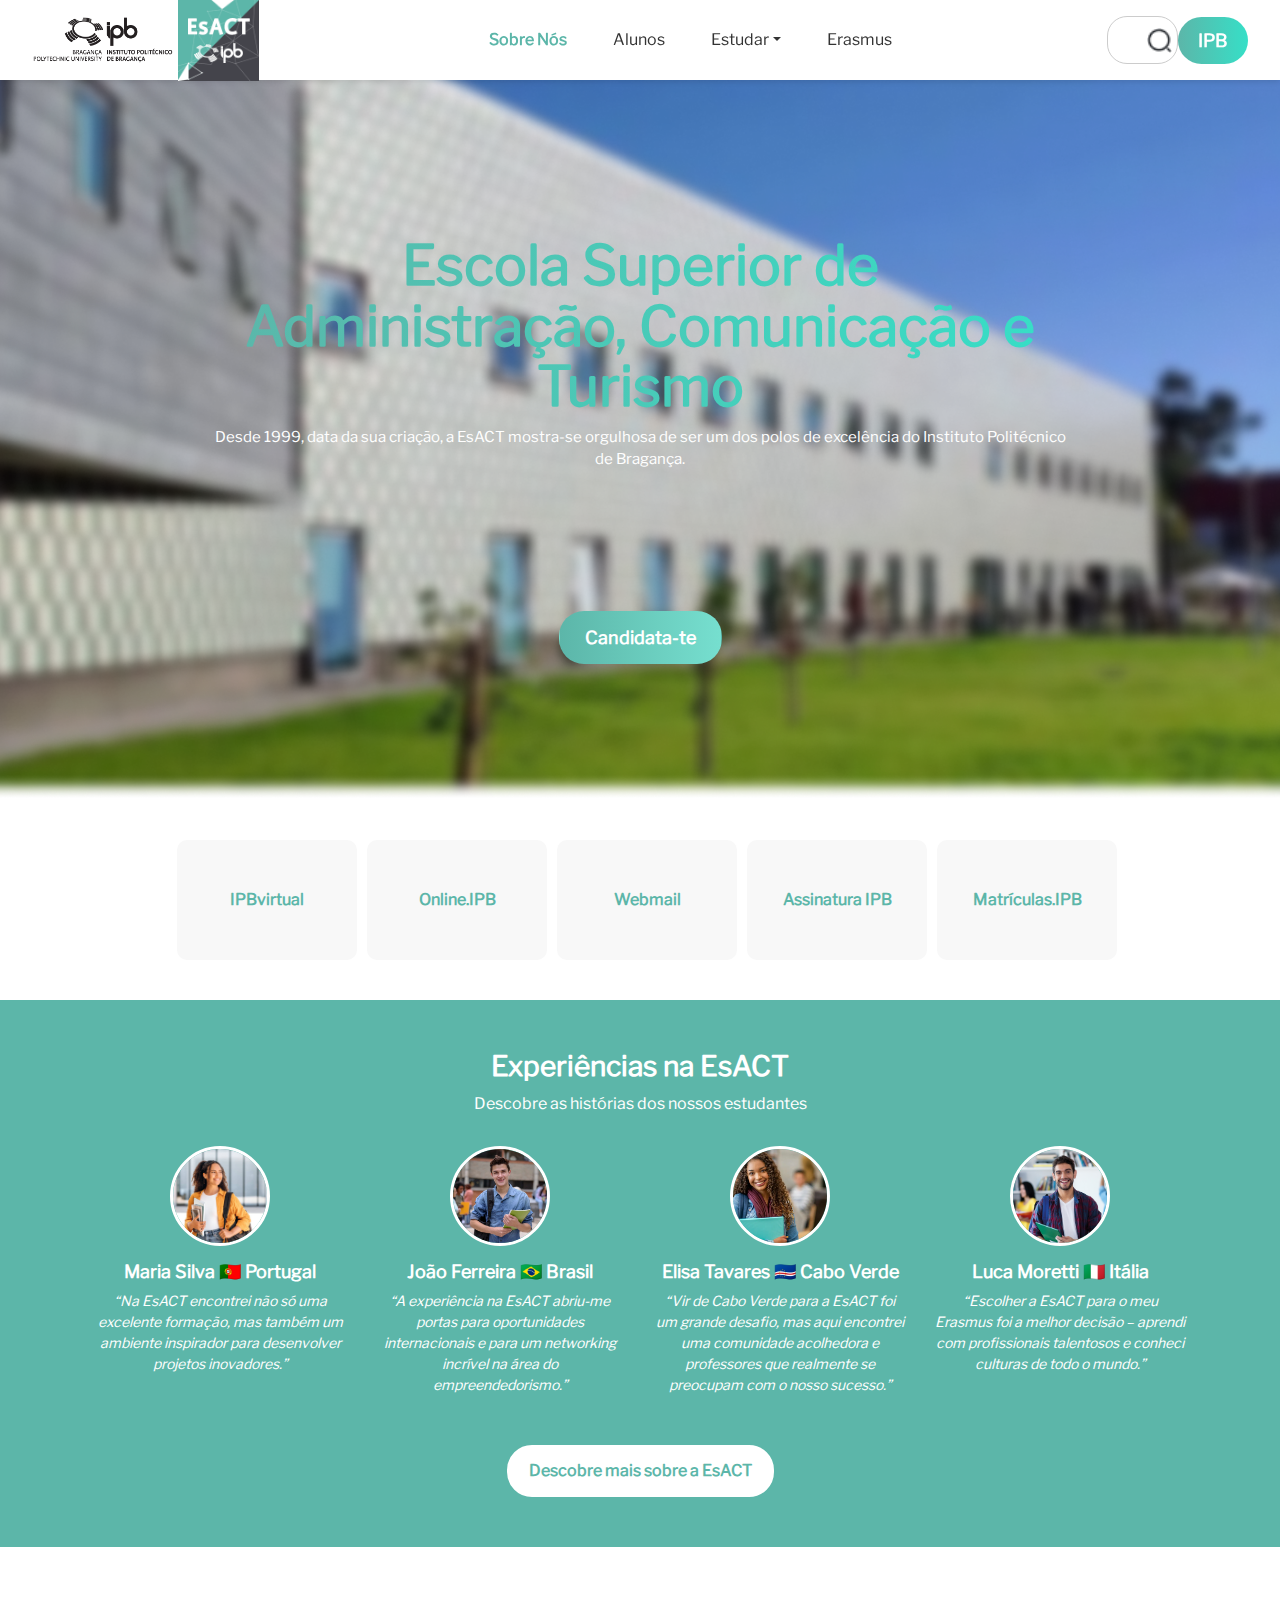
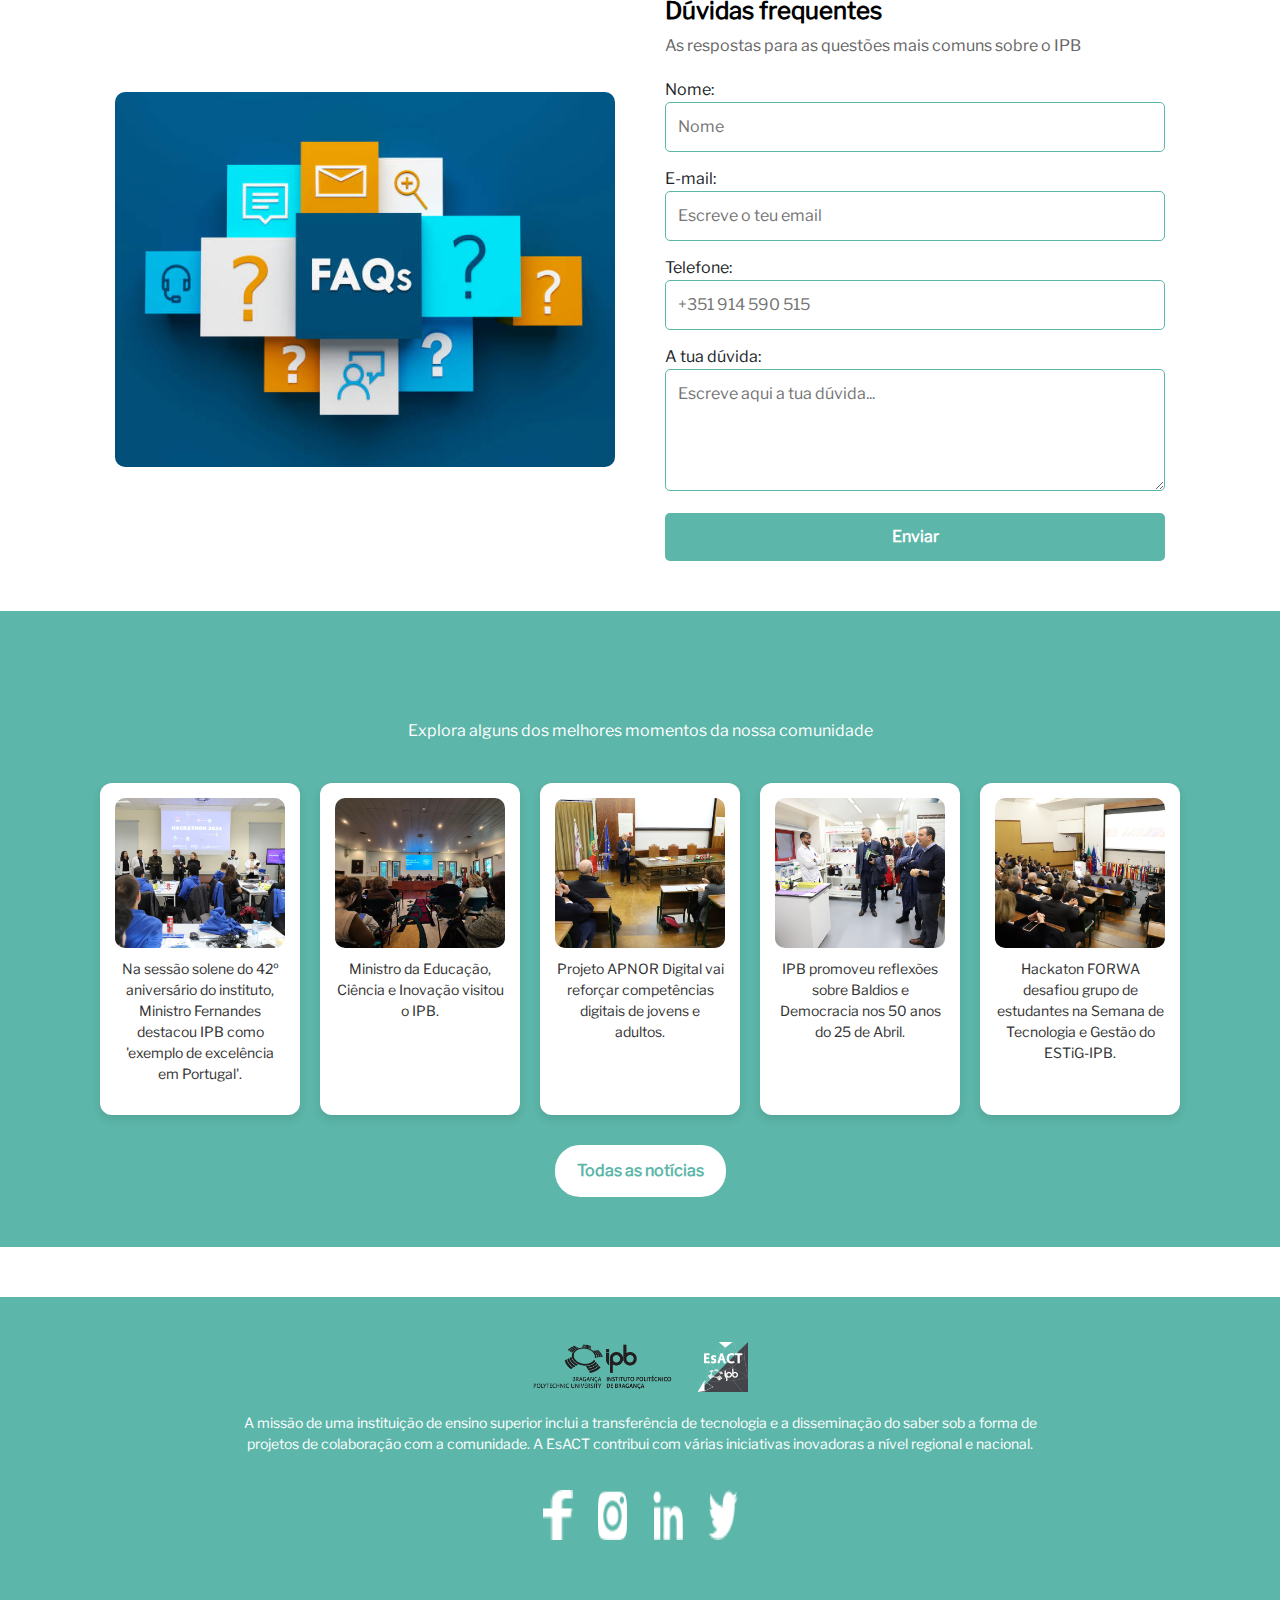
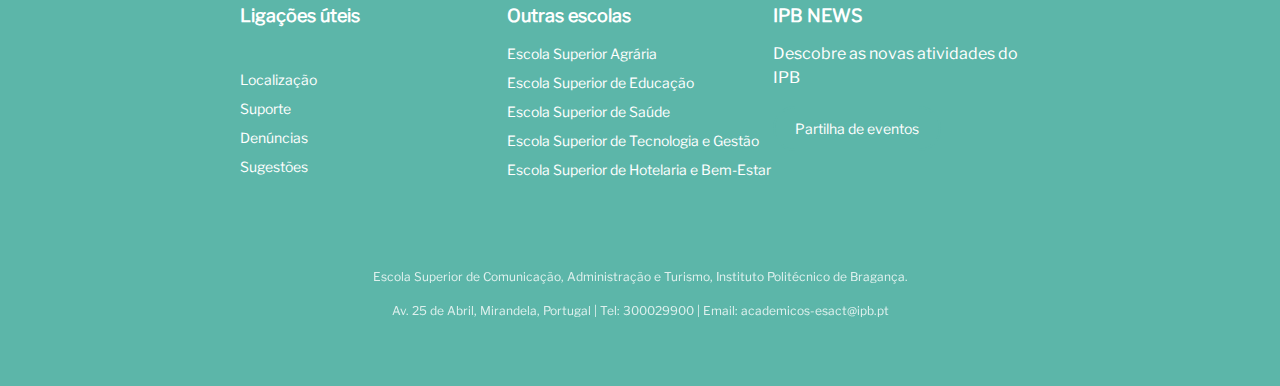
<file: index.html>
<!DOCTYPE html>
<html lang="pt">
<head>
    <meta charset="UTF-8">
    <meta name="viewport" content="width=device-width, initial-scale=1.0">
    <title>EsACT - Header</title>
    <link rel="stylesheet" href="https://cdn.jsdelivr.net/npm/bootstrap@5.3.0/dist/css/bootstrap.min.css">
    <script src="https://code.jquery.com/jquery-3.6.0.min.js"></script>
    <script src="https://cdn.jsdelivr.net/npm/bootstrap@5.3.0/dist/js/bootstrap.bundle.min.js"></script>
    <style>
        /* Mantém o header fixo no topo */
        .navbar {
            background-color: white;
            box-shadow: 0 2px 5px rgba(0, 0, 0, 0.1);
            position: fixed;
            width: 100%;
            top: 0;
            left: 0;
            z-index: 1000;
            padding: 10px 30px;
        }
        
        /* Estilização dos botões de navegação */
        .nav-link {
            font-size: 16px;
            color: #333;
            margin: 0 15px;
            font-weight: normal; /* Deixa os botões em Regular (exceto Sobre Nós) */
        }
        
        /* Cor do botão "Sobre Nós" */
        .nav-item:first-child .nav-link {
            color: #5CB6A9 !important; /* Verde personalizado apenas para Sobre Nós */
            font-weight: bold; /* Apenas este botão em negrito */
        }
        
        /* Estilo do botão IPB com gradiente */
        .ipb-button {
            background: linear-gradient(90deg, #5CB6A9, #36DFC7);
            color: white;
            border-radius: 25px;
            padding: 10px 20px;
            font-weight: bold;
            font-size: 18px;
            border: none;
        }
        
        /* Ajuste do logo da EsACT */
        .navbar-brand img:last-child { /* Assume que o último logo é o da EsACT */
            height: 81px; /* Ajusta a altura para "scale to fit" no header */
            width: auto;
        }
    </style>
</head>
<!-- Link do CSS -->
<link rel="stylesheet" href="css/style.css">

<body>
    
    <!-- Navbar -->
    <nav class="navbar navbar-expand-lg">
        <div class="container-fluid">
            <!-- Logos -->
            <a class="navbar-brand" href="index.html">
                <img src="img/ipb logo.png" alt="IPB Logo">
                <img src="img/esact logo.png" alt="EsACT Logo">
            </a>
            
            <!-- Botão Navbar para Mobile -->
            <button class="navbar-toggler" type="button" data-bs-toggle="collapse" data-bs-target="#navbarNav">
                <span class="navbar-toggler-icon"></span>
            </button>
            
            <!-- Links de Navegação -->
            <div class="collapse navbar-collapse" id="navbarNav">
                <ul class="navbar-nav mx-auto">
                    <li class="nav-item"><a class="nav-link" href="Sobre nós.html">Sobre Nós</a></li>
                    <li class="nav-item"><a class="nav-link" href="https://webdocs.ipb.pt/portal/download?docId=12853">Alunos</a></li>
                    <li class="nav-item dropdown">
                        <a class="nav-link dropdown-toggle" href="#" id="estudarDropdown" role="button" data-bs-toggle="dropdown">Estudar</a>
                        <ul class="dropdown-menu">
                            <li><a class="dropdown-item" href="Licenciaturas.html">Licenciaturas</a></li>
                            <li><a class="dropdown-item" href="Ctesp.html">CTeSP</a></li>
                            <li><a class="dropdown-item" href="mestrados.html">Mestrados</a></li>
                        </ul>
                    </li>
                    <li class="nav-item"><a class="nav-link" href="https://ipb.pt/pt/internacionalizar/erasmus">Erasmus</a></li>
                </ul>
            </div>
            
            <!-- Pesquisa + Botão IPB -->
            <div class="d-flex align-items-center">
                <div class="search-box d-flex">
                    <input type="text" class="form-control" placeholder="Pesquisar...">
                    <img src="img/pesquisar botão.png" alt="Pesquisar" id="search-btn" class="search-icon">
                </div>
                <a href="https://www.ipb.pt" class="ipb-button" target="_blank">IPB</a>

                
            </div>
        </div>
    </nav>
    <header class="hero-section">
        <div class="overlay"></div> <!-- Efeito Blur -->
        <div class="hero-content">
            <h1>Escola Superior de Administração, Comunicação e Turismo</h1>
            <p>Desde 1999, data da sua criação, a EsACT mostra-se orgulhosa de ser um dos polos de excelência do Instituto Politécnico de Bragança.</p>
            <a href="https://candidaturas.ipb.pt/#login:" class="btn candidatar-btn">Candidata-te</a>
        </div>
    </header>
    <section class="quick-links">
        <div class="container">
            <div class="row">
                <div class="col-md-2 offset-md-1">
                    <a href="https://virtual.ipb.pt/portal/site/!gateway/tool/!gateway-110" class="quick-link-box">IPBvirtual</a>
                </div>
                <div class="col-md-2">
                    <a href="https://online.ipb.pt" class="quick-link-box">Online.IPB</a>
                </div>
                <div class="col-md-2">
                    <a href="https://webmail.ipb.pt" class="quick-link-box">Webmail</a>
                </div>
                <div class="col-md-2">
                    <a href="https://assinatura.ipb.pt" class="quick-link-box">Assinatura IPB</a>
                </div>
                <div class="col-md-2">
                    <a href="https://matriculas.ipb.pt" class="quick-link-box">Matrículas.IPB</a>
                </div>
            </div>
        </div>
    </section>
    <!-- Seção de Experiências na EsACT -->
<section class="experiencias-section">
    <h2>Experiências na EsACT</h2>
    <p>Descobre as histórias dos nossos estudantes</p>

    <div class="testemunhos">
        <div class="testemunho">
            <img src="img/testemunho1.jpg" alt="Maria Silva">
            <h4>Maria Silva <span>🇵🇹 Portugal</span></h4>
            <p><em>“Na EsACT encontrei não só uma excelente formação, mas também um ambiente inspirador para desenvolver projetos inovadores.”</em></p>
        </div>

        <div class="testemunho">
            <img src="img/testemunho2.jpeg" alt="João Ferreira">
            <h4>João Ferreira <span>🇧🇷 Brasil</span></h4>
            <p><em>“A experiência na EsACT abriu-me portas para oportunidades internacionais e para um networking incrível na área do empreendedorismo.”</em></p>
        </div>

        <div class="testemunho">
            <img src="img/testemunho3.webp" alt="Elisa Tavares">
            <h4>Elisa Tavares <span>🇨🇻 Cabo Verde</span></h4>
            <p><em>“Vir de Cabo Verde para a EsACT foi um grande desafio, mas aqui encontrei uma comunidade acolhedora e professores que realmente se preocupam com o nosso sucesso.”</em></p>
        </div>

        <div class="testemunho">
            <img src="img/testemunho4.jpeg" alt="Luca Moretti">
            <h4>Luca Moretti <span>🇮🇹 Itália</span></h4>
            <p><em>“Escolher a EsACT para o meu Erasmus foi a melhor decisão – aprendi com profissionais talentosos e conheci culturas de todo o mundo.”</em></p>
        </div>
    </div>

    <a href="https://www.youtube.com/@esact-ipb" class="botao-esact" target="_blank">Descobre mais sobre a EsACT</a>
</section>
<!-- Secção de FAQs -->
<section class="faq-section">
    <div class="faq-container">
        <!-- Imagem de FAQ -->
        <div class="faq-image">
            <img src="img/faqs.jpg" alt="FAQs">
        </div>

        <!-- Formulário de Dúvidas -->
        <div class="faq-content">
            <h2>Dúvidas frequentes</h2>
            <p>As respostas para as questões mais comuns sobre o IPB</p>

            <form>
                <label for="nome">Nome:</label>
                <input type="text" id="nome" name="nome" placeholder="Nome" required>

                <label for="email">E-mail:</label>
                <input type="email" id="email" name="email" placeholder="Escreve o teu email" required>

                <label for="telefone">Telefone:</label>
                <input type="tel" id="telefone" name="telefone" placeholder="+351 914 590 515" required>

                <label for="mensagem">A tua dúvida:</label>
                <textarea id="mensagem" name="mensagem" rows="4" placeholder="Escreve aqui a tua dúvida..." required></textarea>

                <button type="submit">Enviar</button>
            </form>
        </div>
    </div>
</section>

<!-- Seção de Notícias -->
<section class="noticias-section">
    <div class="container">
        <h2 class="section-title">A vida na EsACT</h2>
        <p class="section-subtitle">Explora alguns dos melhores momentos da nossa comunidade</p>
        
        <div class="noticias-container">
            <!-- Notícia 1 -->
            <div class="noticia">
                <div class="noticia-img">
                    <img src="img/noticia1.jpg" alt="Notícia 1">
                </div>
                <p>Na sessão solene do 42º aniversário do instituto, Ministro Fernandes destacou IPB como 'exemplo de excelência em Portugal'.</p>
            </div>

            <!-- Notícia 2 -->
            <div class="noticia">
                <div class="noticia-img">
                    <img src="img/noticia2.jpg" alt="Notícia 2">
                </div>
                <p>Ministro da Educação, Ciência e Inovação visitou o IPB.</p>
            </div>

            <!-- Notícia 3 -->
            <div class="noticia">
                <div class="noticia-img">
                    <img src="img/noticia3.jpg" alt="Notícia 3">
                </div>
                <p>Projeto APNOR Digital vai reforçar competências digitais de jovens e adultos.</p>
            </div>

            <!-- Notícia 4 -->
            <div class="noticia">
                <div class="noticia-img">
                    <img src="img/noticia4.jpg" alt="Notícia 4">
                </div>
                <p>IPB promoveu reflexões sobre Baldios e Democracia nos 50 anos do 25 de Abril.</p>
            </div>

            <!-- Notícia 5 -->
            <div class="noticia">
                <div class="noticia-img">
                    <img src="img/noticia5.jpg" alt="Notícia 5">
                </div>
                <p>Hackaton FORWA desafiou grupo de estudantes na Semana de Tecnologia e Gestão do ESTiG-IPB.</p>
            </div>
        </div>

        <!-- Botão "Todas as Notícias" -->
        <div class="noticias-btn-container">
            <a href="https://ipb.pt/pt/noticias" target="_blank" class="btn-noticias">Todas as notícias</a>
        </div>
    </div>
</section>

    
    <script>
        $(document).ready(function() {
            // Animação do campo de pesquisa ao clicar no ícone
            $('#search-btn').click(function() {
                $('.search-box').toggleClass('active');
            });
        });
    </script>

<footer class="footer">
    <div class="footer-container">
        <!-- Primeira Parte: Logos e Descrição -->
        <div class="footer-top">
            <div class="footer-logos">
                <img src="img/ipb logo.png" alt="IPB Logo">
                <img src="img/esact logo.png" alt="EsACT Logo">
            </div>
            <p class="footer-description">
                A missão de uma instituição de ensino superior inclui a transferência de tecnologia e a disseminação do saber 
                sob a forma de projetos de colaboração com a comunidade. A EsACT contribui com várias iniciativas inovadoras a nível regional e nacional.
            </p>
            <div class="social-icons">
                <a href="https://www.facebook.com/esactipb" target="_blank">
                    <img src="img/facebook.png" alt="Facebook">
                </a>
                <a href="https://www.instagram.com/esactipb" target="_blank">
                    <img src="img/instagram.png" alt="Instagram">
                </a>
                <a href="https://www.linkedin.com/school/ipb-pt/" target="_blank">
                    <img src="img/linkedin.png" alt="LinkedIn">
                </a>
                <a href="https://twitter.com/ipb_pt" target="_blank">
                    <img src="img/twitter.png" alt="Twitter">
                </a>
            </div>
            
        </div>

        <!-- Segunda Parte: Links Importantes -->
        <div class="footer-links">
            <div class="footer-column">
                <h4>Ligações úteis</h4>
                <ul>
                    <li class="nav-item dropdown">
                        <a class="nav-link dropdown-toggle" href="#" id="contactosDropdown" role="button" data-bs-toggle="dropdown">
                            Contactos
                        </a>
                        <ul class="dropdown-menu">
                            <li>
                                <a class="dropdown-item" href="tel:+35130029900">
                                    +351 300 299 00
                                </a>
                            </li>
                            <li>
                                <a class="dropdown-item" href="mailto:academicos-esact@ipb.pt">
                                    academicos-esact@ipb.pt
                                </a>
                            </li>
                        </ul>
                    </li>
                    
                    <li><a href="https://www.google.com/maps/place/Escola+Superior+de+Comunica%C3%A7%C3%A3o,+Administra%C3%A7%C3%A3o+e+Turismo+-+Instituto+Polit%C3%A9cnico+de+Bragan%C3%A7a/@41.478017,-7.177743,17z/data=!3m1!4b1!4m6!3m5!1s0xd3b0932c41f4ab1:0x2b59d90dc8eb4b3a!8m2!3d41.478017!4d-7.177743!16s%2Fg%2F1tfty7j5?entry=ttu&g_ep=EgoyMDI1MDEyOS4xIKXMDSoASAFQAw%3D%3D">Localização</a></li>
                    <li><a href="https://suporte.ipb.pt/">Suporte</a></li>
                    <li><a href="https://denuncia.ipb.pt/#/">Denúncias</a></li>
                    <li><a href="https://inqueritos.ipb.pt/?r=survey/index/sid/261498/lang/pt">Sugestões</a></li>
                </ul>
            </div>

            <!-- Terceira Parte: Outras Escolas -->
            <div class="footer-column">
                <h4>Outras escolas</h4>
                <ul>
                    <li><a href="https://esa.ipb.pt/">Escola Superior Agrária</a></li>
                    <li><a href="https://www.ese.ipb.pt/">Escola Superior de Educação</a></li>
                    <li><a href="https://essa.ipb.pt/">Escola Superior de Saúde</a></li>
                    <li><a href="https://www.estig.ipb.pt/">Escola Superior de Tecnologia e Gestão</a></li>
                    <li><a href="https://ehb.ipb.pt/">Escola Superior de Hotelaria e Bem-Estar</a></li>
                </ul>
            </div>

            <!-- Quarta Parte: IPB News -->
            <div class="footer-column">
                <h4>IPB NEWS</h4>
                <p>Descobre as novas atividades do IPB</p>
                <a href="https://ipbnews.ipb.pt/submissao/index.php?r=user-management%2Fauth%2Flogin" class="news-btn">Partilha de eventos</a>
            </div>
        </div>

        <!-- Copyright -->
        <div class="footer-bottom">
            <p>Escola Superior de Comunicação, Administração e Turismo, Instituto Politécnico de Bragança.</p>
            <p>Av. 25 de Abril, Mirandela, Portugal | Tel: 300029900 | Email: academicos-esact@ipb.pt</p>
        </div>
    </div>
</footer>
    
</body>
</html>
</file>
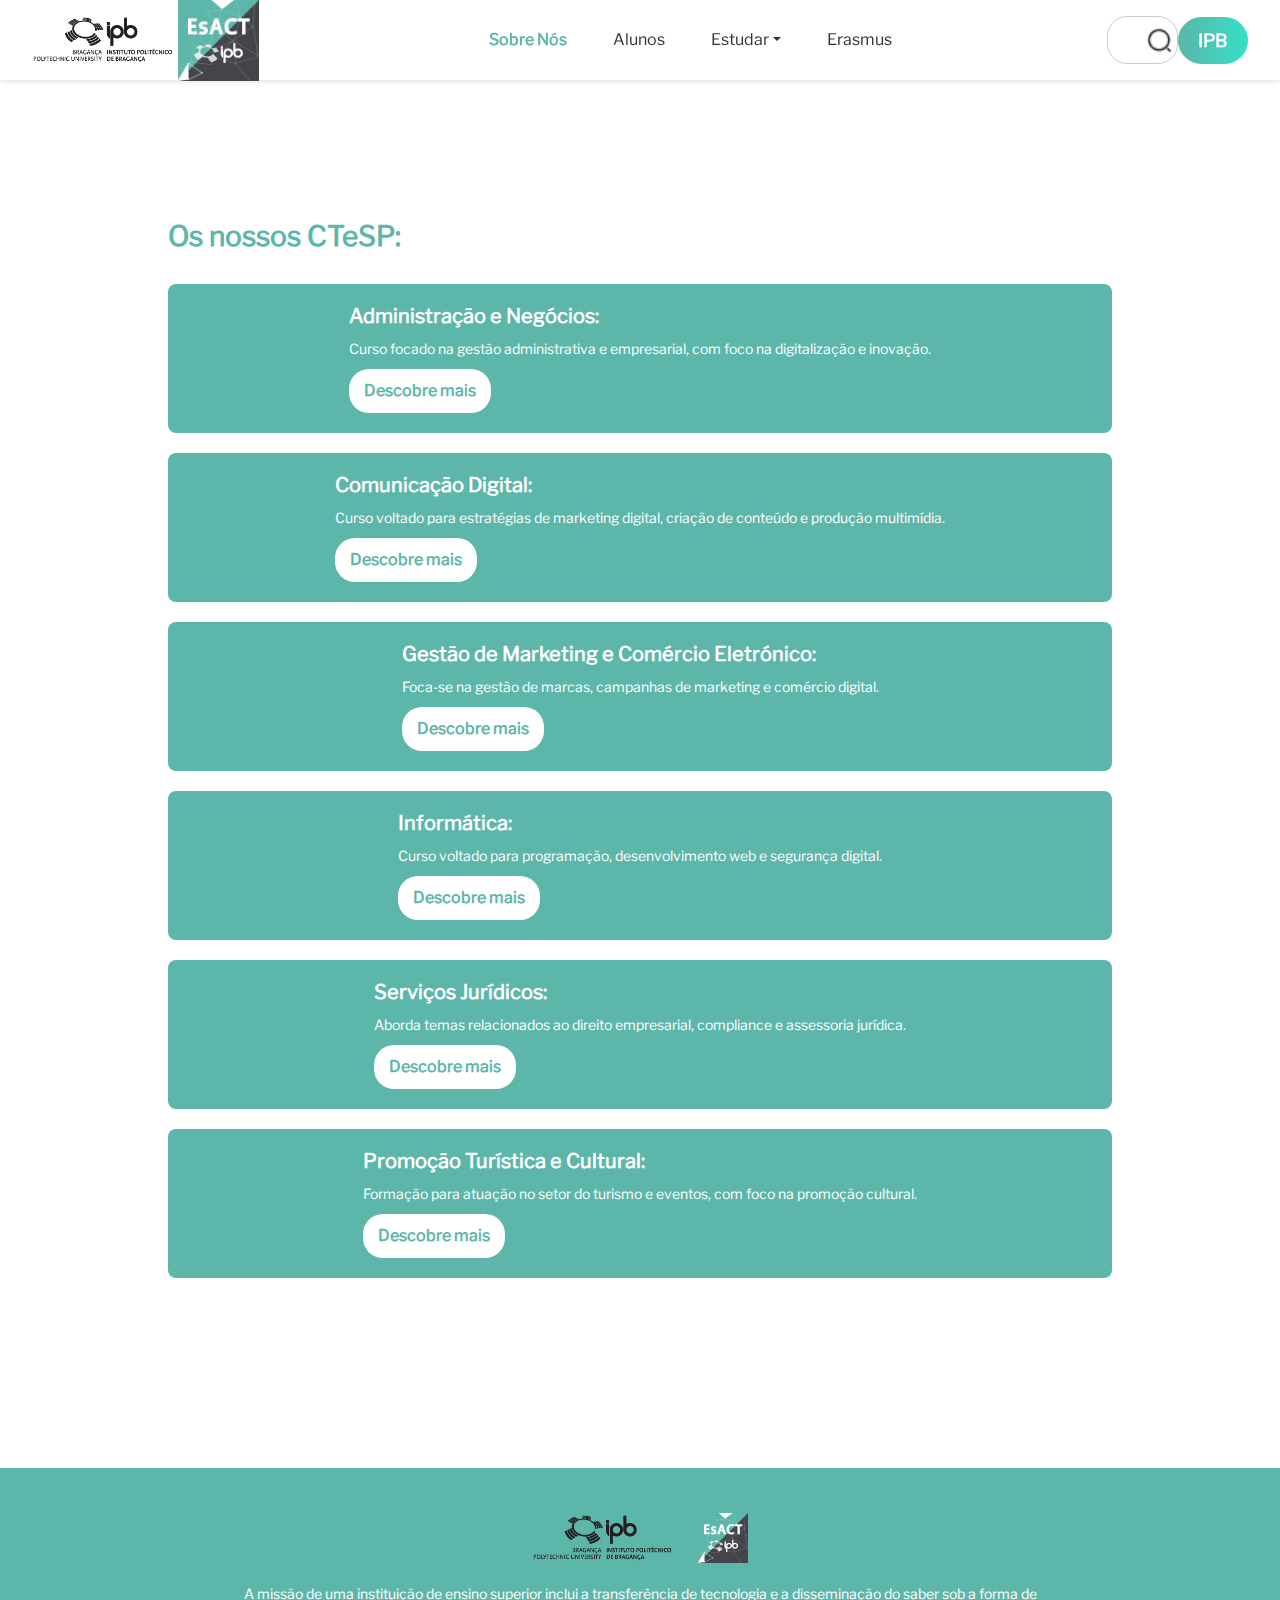
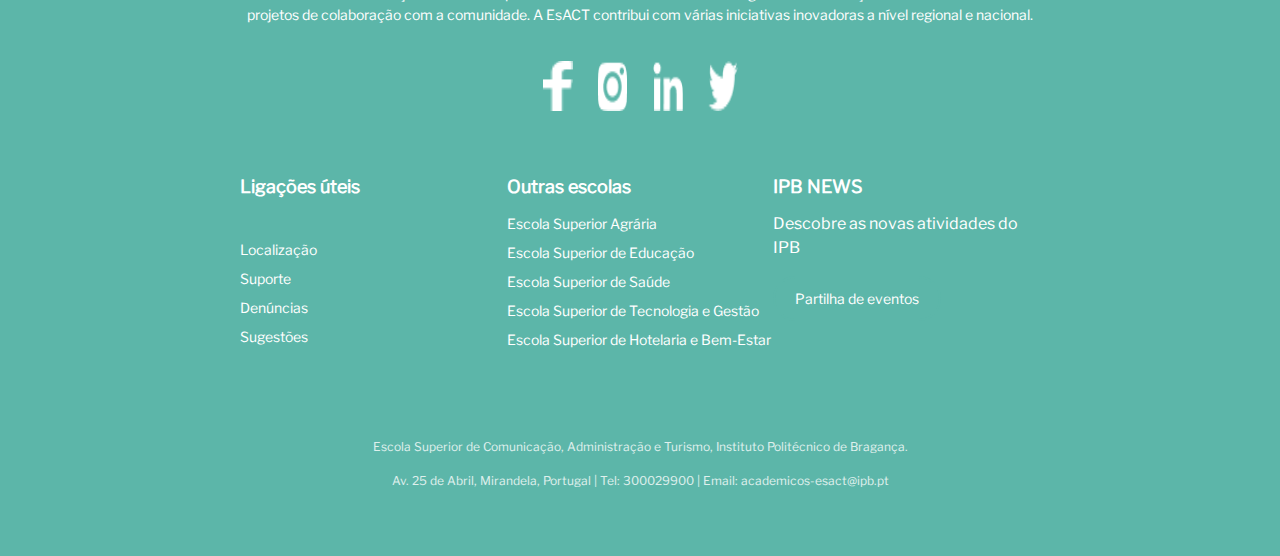
<file: Ctesp.html>
<!DOCTYPE html>
<html lang="pt">
<head>
    <meta charset="UTF-8">
    <meta name="viewport" content="width=device-width, initial-scale=1.0">
    <title>EsACT - Header</title>
    <link rel="stylesheet" href="https://cdn.jsdelivr.net/npm/bootstrap@5.3.0/dist/css/bootstrap.min.css">
    <script src="https://code.jquery.com/jquery-3.6.0.min.js"></script>
    <script src="https://cdn.jsdelivr.net/npm/bootstrap@5.3.0/dist/js/bootstrap.bundle.min.js"></script>
    <style>
        /* Mantém o header fixo no topo */
        .navbar {
            background-color: white;
            box-shadow: 0 2px 5px rgba(0, 0, 0, 0.1);
            position: fixed;
            width: 100%;
            top: 0;
            left: 0;
            z-index: 1000;
            padding: 10px 30px;
        }
        
        /* Estilização dos botões de navegação */
        .nav-link {
            font-size: 16px;
            color: #333;
            margin: 0 15px;
            font-weight: normal; /* Deixa os botões em Regular (exceto Sobre Nós) */
        }
        
        /* Cor do botão "Sobre Nós" */
        .nav-item:first-child .nav-link {
            color: #5CB6A9 !important; /* Verde personalizado apenas para Sobre Nós */
            font-weight: bold; /* Apenas este botão em negrito */
        }
        
        /* Estilo do botão IPB com gradiente */
        .ipb-button {
            background: linear-gradient(90deg, #5CB6A9, #36DFC7);
            color: white;
            border-radius: 25px;
            padding: 10px 20px;
            font-weight: bold;
            font-size: 18px;
            border: none;
        }
        
        /* Ajuste do logo da EsACT */
        .navbar-brand img:last-child { /* Assume que o último logo é o da EsACT */
            height: 81px; /* Ajusta a altura para "scale to fit" no header */
            width: auto;
        }
    </style>
</head>
<!-- Link do CSS -->
<link rel="stylesheet" href="css/style.css">

<body>
    
    <!-- Navbar -->
    <nav class="navbar navbar-expand-lg">
        <div class="container-fluid">
            <!-- Logos -->
            <a class="navbar-brand" href="index.html">
                <img src="img/ipb logo.png" alt="IPB Logo">
                <img src="img/esact logo.png" alt="EsACT Logo">
            </a>
            
            <!-- Botão Navbar para Mobile -->
            <button class="navbar-toggler" type="button" data-bs-toggle="collapse" data-bs-target="#navbarNav">
                <span class="navbar-toggler-icon"></span>
            </button>
            
            <!-- Links de Navegação -->
            <div class="collapse navbar-collapse" id="navbarNav">
                <ul class="navbar-nav mx-auto">
                    <li class="nav-item"><a class="nav-link" href="Sobre nós.html">Sobre Nós</a></li>
                    <li class="nav-item"><a class="nav-link" href="https://webdocs.ipb.pt/portal/download?docId=12853">Alunos</a></li>
                    <li class="nav-item dropdown">
                        <a class="nav-link dropdown-toggle" href="#" id="estudarDropdown" role="button" data-bs-toggle="dropdown">Estudar</a>
                        <ul class="dropdown-menu">
                            <li><a class="dropdown-item" href="Licenciaturas.html">Licenciaturas</a></li>
                            <li><a class="dropdown-item" href="Ctesp.html">CTeSP</a></li>
                            <li><a class="dropdown-item" href="mestrados.html">Mestrados</a></li>
                        </ul>
                    </li>
                    <li class="nav-item"><a class="nav-link" href="https://ipb.pt/pt/internacionalizar/erasmus">Erasmus</a></li>
                </ul>
            </div>
            
            <!-- Pesquisa + Botão IPB -->
            <div class="d-flex align-items-center">
                <div class="search-box d-flex">
                    <input type="text" class="form-control" placeholder="Pesquisar...">
                    <img src="img/pesquisar botão.png" alt="Pesquisar" id="search-btn" class="search-icon">
                </div>
                <a href="https://www.ipb.pt" class="ipb-button" target="_blank">IPB</a>

                
            </div>
        </div>
    </nav>

   <!-- Seção dos CTeSP -->
   <section class="courses-section">
    <h2>Os nossos CTeSP:</h2>

    <!-- Lista de Cursos -->
    <div class="course-box">
        <div class="course-content">
            <h3>Administração e Negócios:</h3>
            <p>Curso focado na gestão administrativa e empresarial, com foco na digitalização e inovação.</p>
            <a href="https://ipb.pt/pt/estudar/cursos/ctesp/administracao-e-negocios-3045-4078" class="discover-btn">Descobre mais</a>
        </div>
    </div>

    <div class="course-box">
        <div class="course-content">
            <h3>Comunicação Digital:</h3>
            <p>Curso voltado para estratégias de marketing digital, criação de conteúdo e produção multimídia.</p>
            <a href="https://ipb.pt/pt/estudar/cursos/ctesp/administracao-e-negocios-3045-4078" class="discover-btn">Descobre mais</a>
        </div>
    </div>

    <div class="course-box">
        <div class="course-content">
            <h3>Gestão de Marketing e Comércio Eletrónico:</h3>
            <p>Foca-se na gestão de marcas, campanhas de marketing e comércio digital.</p>
            <a href="https://ipb.pt/pt/estudar/cursos/ctesp/administracao-e-negocios-3045-4078" class="discover-btn">Descobre mais</a>
        </div>
    </div>

    <div class="course-box">
        <div class="course-content">
            <h3>Informática:</h3>
            <p>Curso voltado para programação, desenvolvimento web e segurança digital.</p>
            <a href="https://ipb.pt/pt/estudar/cursos/ctesp/administracao-e-negocios-3045-4078" class="discover-btn">Descobre mais</a>
        </div>
    </div>

    <div class="course-box">
        <div class="course-content">
            <h3>Serviços Jurídicos:</h3>
            <p>Aborda temas relacionados ao direito empresarial, compliance e assessoria jurídica.</p>
            <a href="https://ipb.pt/pt/estudar/cursos/ctesp/administracao-e-negocios-3045-4078" class="discover-btn">Descobre mais</a>
        </div>
    </div>

    <div class="course-box">
        <div class="course-content">
            <h3>Promoção Turística e Cultural:</h3>
            <p>Formação para atuação no setor do turismo e eventos, com foco na promoção cultural.</p>
            <a href="https://ipb.pt/pt/estudar/cursos/ctesp/administracao-e-negocios-3045-4078" class="discover-btn">Descobre mais</a>
        </div>
    </div>
</section>
    <footer class="footer">
        <div class="footer-container">
            <!-- Primeira Parte: Logos e Descrição -->
            <div class="footer-top">
                <div class="footer-logos">
                    <img src="img/ipb logo.png" alt="IPB Logo">
                    <img src="img/esact logo.png" alt="EsACT Logo">
                </div>
                <p class="footer-description">
                    A missão de uma instituição de ensino superior inclui a transferência de tecnologia e a disseminação do saber 
                    sob a forma de projetos de colaboração com a comunidade. A EsACT contribui com várias iniciativas inovadoras a nível regional e nacional.
                </p>
                <div class="social-icons">
                    <a href="https://www.facebook.com/esactipb" target="_blank">
                        <img src="img/facebook.png" alt="Facebook">
                    </a>
                    <a href="https://www.instagram.com/esactipb" target="_blank">
                        <img src="img/instagram.png" alt="Instagram">
                    </a>
                    <a href="https://www.linkedin.com/school/ipb-pt/" target="_blank">
                        <img src="img/linkedin.png" alt="LinkedIn">
                    </a>
                    <a href="https://twitter.com/ipb_pt" target="_blank">
                        <img src="img/twitter.png" alt="Twitter">
                    </a>
                </div>
                
            </div>
    
            <!-- Segunda Parte: Links Importantes -->
            <div class="footer-links">
                <div class="footer-column">
                    <h4>Ligações úteis</h4>
                    <ul>
                        <li class="nav-item dropdown">
                            <a class="nav-link dropdown-toggle" href="#" id="contactosDropdown" role="button" data-bs-toggle="dropdown">
                                Contactos
                            </a>
                            <ul class="dropdown-menu">
                                <li>
                                    <a class="dropdown-item" href="tel:+35130029900">
                                        +351 300 299 00
                                    </a>
                                </li>
                                <li>
                                    <a class="dropdown-item" href="mailto:academicos-esact@ipb.pt">
                                        academicos-esact@ipb.pt
                                    </a>
                                </li>
                            </ul>
                        </li>
                        
                        <li><a href="https://www.google.com/maps/place/Escola+Superior+de+Comunica%C3%A7%C3%A3o,+Administra%C3%A7%C3%A3o+e+Turismo+-+Instituto+Polit%C3%A9cnico+de+Bragan%C3%A7a/@41.478017,-7.177743,17z/data=!3m1!4b1!4m6!3m5!1s0xd3b0932c41f4ab1:0x2b59d90dc8eb4b3a!8m2!3d41.478017!4d-7.177743!16s%2Fg%2F1tfty7j5?entry=ttu&g_ep=EgoyMDI1MDEyOS4xIKXMDSoASAFQAw%3D%3D">Localização</a></li>
                        <li><a href="https://suporte.ipb.pt/">Suporte</a></li>
                        <li><a href="https://denuncia.ipb.pt/#/">Denúncias</a></li>
                        <li><a href="https://inqueritos.ipb.pt/?r=survey/index/sid/261498/lang/pt">Sugestões</a></li>
                    </ul>
                </div>
    
                <!-- Terceira Parte: Outras Escolas -->
                <div class="footer-column">
                    <h4>Outras escolas</h4>
                    <ul>
                        <li><a href="https://esa.ipb.pt/">Escola Superior Agrária</a></li>
                        <li><a href="https://www.ese.ipb.pt/">Escola Superior de Educação</a></li>
                        <li><a href="https://essa.ipb.pt/">Escola Superior de Saúde</a></li>
                        <li><a href="https://www.estig.ipb.pt/">Escola Superior de Tecnologia e Gestão</a></li>
                        <li><a href="https://ehb.ipb.pt/">Escola Superior de Hotelaria e Bem-Estar</a></li>
                    </ul>
                </div>
    
                <!-- Quarta Parte: IPB News -->
                <div class="footer-column">
                    <h4>IPB NEWS</h4>
                    <p>Descobre as novas atividades do IPB</p>
                    <a href="https://ipbnews.ipb.pt/submissao/index.php?r=user-management%2Fauth%2Flogin" class="news-btn">Partilha de eventos</a>
                </div>
            </div>
    
            <!-- Copyright -->
            <div class="footer-bottom">
                <p>Escola Superior de Comunicação, Administração e Turismo, Instituto Politécnico de Bragança.</p>
                <p>Av. 25 de Abril, Mirandela, Portugal | Tel: 300029900 | Email: academicos-esact@ipb.pt</p>
            </div>
        </div>
    </footer>
        
    </body>
    </html>
</file>
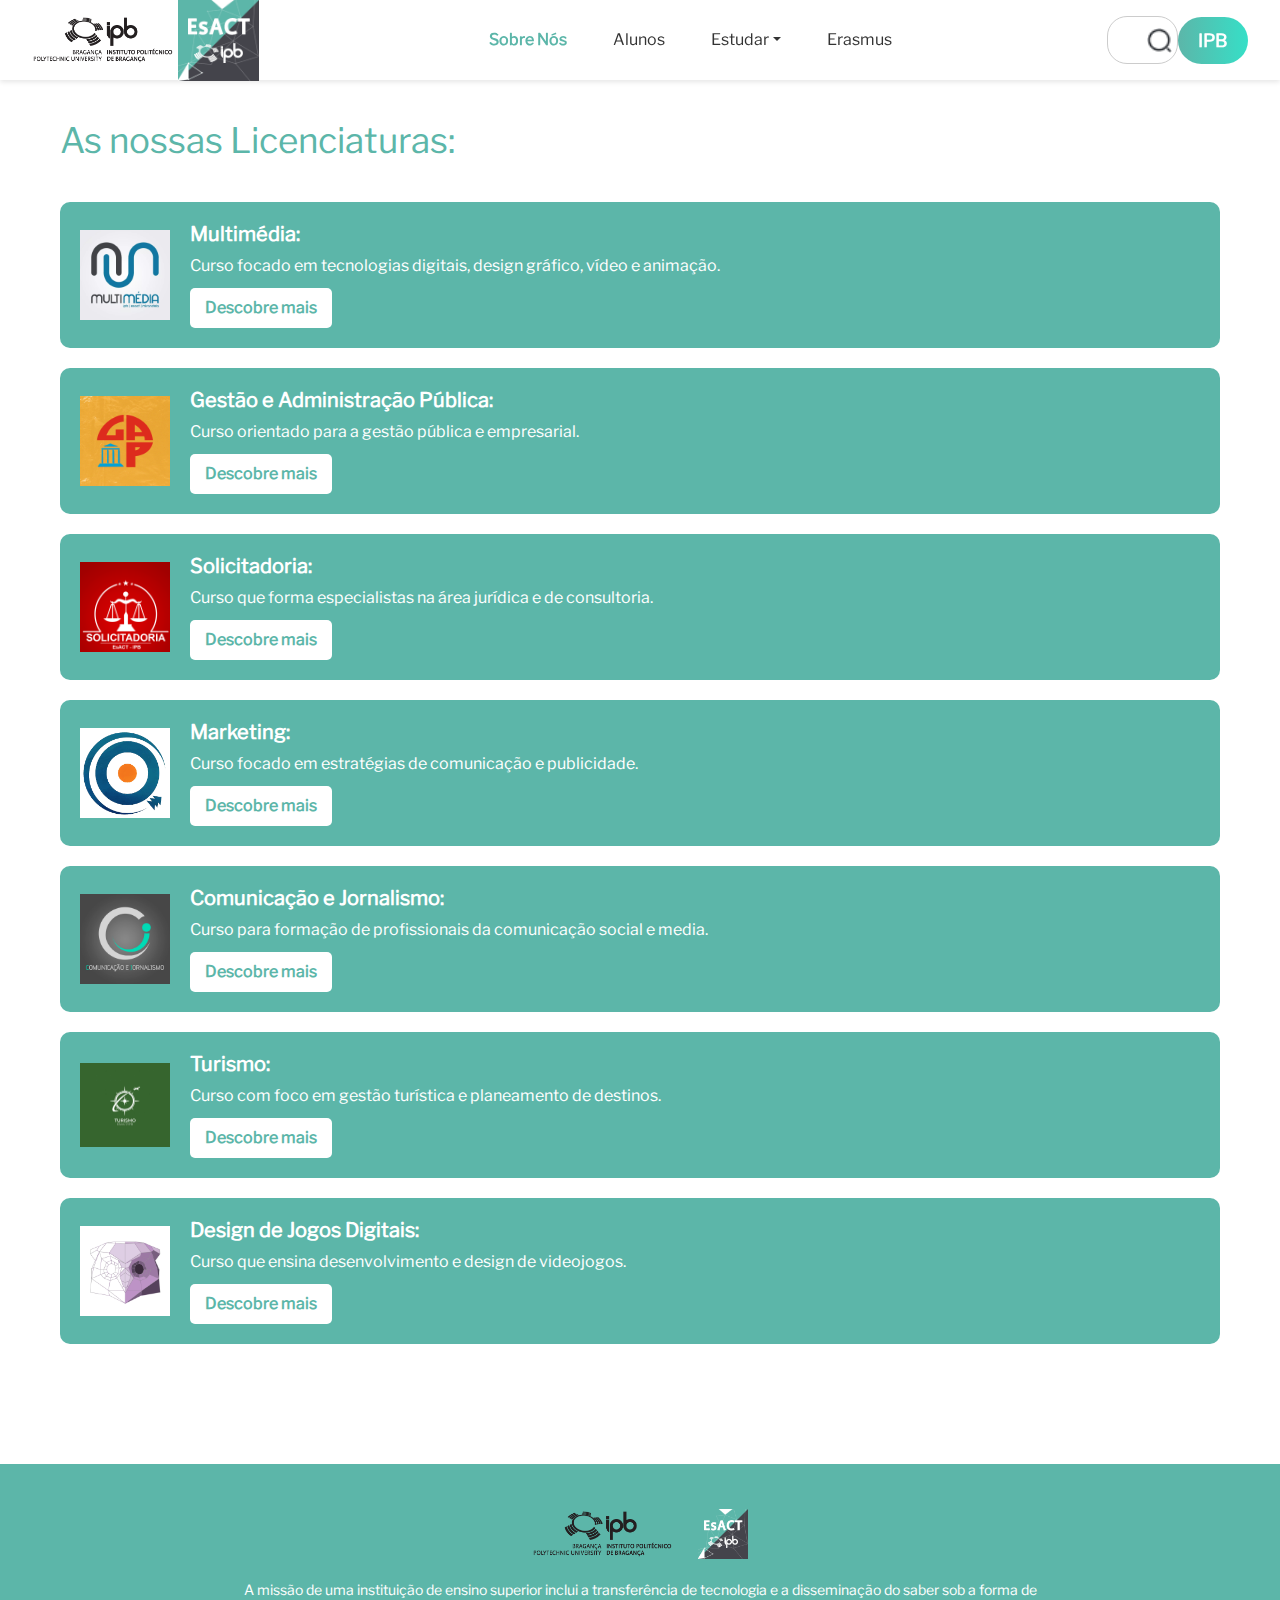
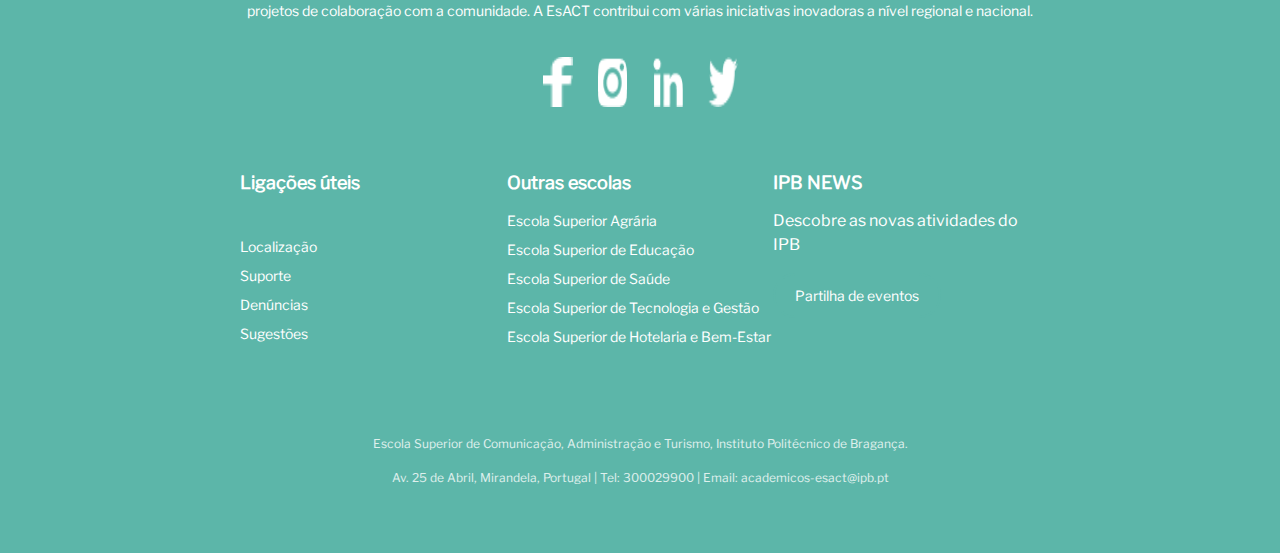
<file: Licenciaturas.html>
<!DOCTYPE html>
<html lang="pt">
<head>
    <meta charset="UTF-8">
    <meta name="viewport" content="width=device-width, initial-scale=1.0">
    <title>EsACT - Header</title>
    <link rel="stylesheet" href="https://cdn.jsdelivr.net/npm/bootstrap@5.3.0/dist/css/bootstrap.min.css">
    <script src="https://code.jquery.com/jquery-3.6.0.min.js"></script>
    <script src="https://cdn.jsdelivr.net/npm/bootstrap@5.3.0/dist/js/bootstrap.bundle.min.js"></script>
    <style>
        /* Mantém o header fixo no topo */
        .navbar {
            background-color: white;
            box-shadow: 0 2px 5px rgba(0, 0, 0, 0.1);
            position: fixed;
            width: 100%;
            top: 0;
            left: 0;
            z-index: 1000;
            padding: 10px 30px;
        }
        
        /* Estilização dos botões de navegação */
        .nav-link {
            font-size: 16px;
            color: #333;
            margin: 0 15px;
            font-weight: normal; /* Deixa os botões em Regular (exceto Sobre Nós) */
        }
        
        /* Cor do botão "Sobre Nós" */
        .nav-item:first-child .nav-link {
            color: #5CB6A9 !important; /* Verde personalizado apenas para Sobre Nós */
            font-weight: bold; /* Apenas este botão em negrito */
        }
        
        /* Estilo do botão IPB com gradiente */
        .ipb-button {
            background: linear-gradient(90deg, #5CB6A9, #36DFC7);
            color: white;
            border-radius: 25px;
            padding: 10px 20px;
            font-weight: bold;
            font-size: 18px;
            border: none;
        }
        
        /* Ajuste do logo da EsACT */
        .navbar-brand img:last-child { /* Assume que o último logo é o da EsACT */
            height: 81px; /* Ajusta a altura para "scale to fit" no header */
            width: auto;
        }
    </style>
</head>
<!-- Link do CSS -->
<link rel="stylesheet" href="css/style.css">

<body>
    
    <!-- Navbar -->
    <nav class="navbar navbar-expand-lg">
        <div class="container-fluid">
            <!-- Logos -->
            <a class="navbar-brand" href="index.html">
                <img src="img/ipb logo.png" alt="IPB Logo">
                <img src="img/esact logo.png" alt="EsACT Logo">
            </a>
            
            <!-- Botão Navbar para Mobile -->
            <button class="navbar-toggler" type="button" data-bs-toggle="collapse" data-bs-target="#navbarNav">
                <span class="navbar-toggler-icon"></span>
            </button>
            
            <!-- Links de Navegação -->
            <div class="collapse navbar-collapse" id="navbarNav">
                <ul class="navbar-nav mx-auto">
                    <li class="nav-item"><a class="nav-link" href="Sobre nós.html">Sobre Nós</a></li>
                    <li class="nav-item"><a class="nav-link" href="https://webdocs.ipb.pt/portal/download?docId=12853">Alunos</a></li>
                    <li class="nav-item dropdown">
                        <a class="nav-link dropdown-toggle" href="#" id="estudarDropdown" role="button" data-bs-toggle="dropdown">Estudar</a>
                        <ul class="dropdown-menu">
                            <li><a class="dropdown-item" href="Licenciaturas.html">Licenciaturas</a></li>
                            <li><a class="dropdown-item" href="Ctesp.html">CTeSP</a></li>
                            <li><a class="dropdown-item" href="mestrados.html">Mestrados</a></li>
                        </ul>
                    </li>
                    <li class="nav-item"><a class="nav-link" href="https://ipb.pt/pt/internacionalizar/erasmus">Erasmus</a></li>
                </ul>
            </div>
            
            <!-- Pesquisa + Botão IPB -->
            <div class="d-flex align-items-center">
                <div class="search-box d-flex">
                    <input type="text" class="form-control" placeholder="Pesquisar...">
                    <img src="img/pesquisar botão.png" alt="Pesquisar" id="search-btn" class="search-icon">
                </div>
                <a href="https://www.ipb.pt" class="ipb-button" target="_blank">IPB</a>

                
            </div>
        </div>
    </nav>

    <!-- Seção dos Cursos -->
    <section class="cursos-container">
        <h1>As nossas Licenciaturas:</h1>
        <div class="cursos-grid">
            <!-- Cada curso tem um logo (imagem) à esquerda e um retângulo com descrição à direita -->
            <div class="curso">
                <img src="img/multimedia.jpg" alt="Multimédia">
                <div class="curso-info">
                    <h2>Multimédia:</h2>
                    <p>Curso focado em tecnologias digitais, design gráfico, vídeo e animação.</p>
                    <a href="https://ipb.pt/pt/estudar/cursos/licenciatura/multimedia-3045-9213" class="btn-descobre-mais">Descobre mais</a>
                </div>
            </div>

            <div class="curso">
                <img src="img/gestao.jpg" alt="Gestão e Administração Pública">
                <div class="curso-info">
                    <h2>Gestão e Administração Pública:</h2>
                    <p>Curso orientado para a gestão pública e empresarial.</p>
                    <a href="https://ipb.pt/pt/estudar/cursos/licenciatura/gestao-e-administracao-publica-3045-9165" class="btn-descobre-mais">Descobre mais</a>
                </div>
            </div>

            <div class="curso">
                <img src="img/solicitadoria.png" alt="Solicitadoria">
                <div class="curso-info">
                    <h2>Solicitadoria:</h2>
                    <p>Curso que forma especialistas na área jurídica e de consultoria.</p>
                    <a href="https://ipb.pt/pt/estudar/cursos/licenciatura/solicitadoria-3045-9242" class="btn-descobre-mais">Descobre mais</a>
                </div>
            </div>

            <div class="curso">
                <img src="img/marketing.png" alt="Marketing">
                <div class="curso-info">
                    <h2>Marketing:</h2>
                    <p>Curso focado em estratégias de comunicação e publicidade.</p>
                    <a href="https://ipb.pt/pt/estudar/cursos/licenciatura/marketing-3045-9205" class="btn-descobre-mais">Descobre mais</a>
                </div>
            </div>

            <div class="curso">
                <img src="img/comunicação e jornalismo.jpg" alt="Comunicação e Jornalismo">
                <div class="curso-info">
                    <h2>Comunicação e Jornalismo:</h2>
                    <p>Curso para formação de profissionais da comunicação social e media.</p>
                    <a href="https://ipb.pt/pt/estudar/cursos/licenciatura/jornalismo-e-comunicacao-3045-9773" class="btn-descobre-mais">Descobre mais</a>
                </div>
            </div>

            <div class="curso">
                <img src="img/turimos.jpg" alt="Turismo">
                <div class="curso-info">
                    <h2>Turismo:</h2>
                    <p>Curso com foco em gestão turística e planeamento de destinos.</p>
                    <a href="https://ipb.pt/pt/estudar/cursos/licenciatura/turismo-3045-9254" class="btn-descobre-mais">Descobre mais</a>
                </div>
            </div>

            <div class="curso">
                <img src="img/djd.png" alt="Design de Jogos Digitais">
                <div class="curso-info">
                    <h2>Design de Jogos Digitais:</h2>
                    <p>Curso que ensina desenvolvimento e design de videojogos.</p>
                    <a href="https://ipb.pt/pt/estudar/cursos/licenciatura/design-de-jogos-digitais-3045-8309" class="btn-descobre-mais">Descobre mais</a>
                </div>
            </div>
        </div>
    </section>

    <footer class="footer">
        <div class="footer-container">
            <!-- Primeira Parte: Logos e Descrição -->
            <div class="footer-top">
                <div class="footer-logos">
                    <img src="img/ipb logo.png" alt="IPB Logo">
                    <img src="img/esact logo.png" alt="EsACT Logo">
                </div>
                <p class="footer-description">
                    A missão de uma instituição de ensino superior inclui a transferência de tecnologia e a disseminação do saber 
                    sob a forma de projetos de colaboração com a comunidade. A EsACT contribui com várias iniciativas inovadoras a nível regional e nacional.
                </p>
                <div class="social-icons">
                    <a href="https://www.facebook.com/esactipb" target="_blank">
                        <img src="img/facebook.png" alt="Facebook">
                    </a>
                    <a href="https://www.instagram.com/esactipb" target="_blank">
                        <img src="img/instagram.png" alt="Instagram">
                    </a>
                    <a href="https://www.linkedin.com/school/ipb-pt/" target="_blank">
                        <img src="img/linkedin.png" alt="LinkedIn">
                    </a>
                    <a href="https://twitter.com/ipb_pt" target="_blank">
                        <img src="img/twitter.png" alt="Twitter">
                    </a>
                </div>
                
            </div>
    
            <!-- Segunda Parte: Links Importantes -->
            <div class="footer-links">
                <div class="footer-column">
                    <h4>Ligações úteis</h4>
                    <ul>
                        <li class="nav-item dropdown">
                            <a class="nav-link dropdown-toggle" href="#" id="contactosDropdown" role="button" data-bs-toggle="dropdown">
                                Contactos
                            </a>
                            <ul class="dropdown-menu">
                                <li>
                                    <a class="dropdown-item" href="tel:+35130029900">
                                        +351 300 299 00
                                    </a>
                                </li>
                                <li>
                                    <a class="dropdown-item" href="mailto:academicos-esact@ipb.pt">
                                        academicos-esact@ipb.pt
                                    </a>
                                </li>
                            </ul>
                        </li>
                        
                        <li><a href="https://www.google.com/maps/place/Escola+Superior+de+Comunica%C3%A7%C3%A3o,+Administra%C3%A7%C3%A3o+e+Turismo+-+Instituto+Polit%C3%A9cnico+de+Bragan%C3%A7a/@41.478017,-7.177743,17z/data=!3m1!4b1!4m6!3m5!1s0xd3b0932c41f4ab1:0x2b59d90dc8eb4b3a!8m2!3d41.478017!4d-7.177743!16s%2Fg%2F1tfty7j5?entry=ttu&g_ep=EgoyMDI1MDEyOS4xIKXMDSoASAFQAw%3D%3D">Localização</a></li>
                        <li><a href="https://suporte.ipb.pt/">Suporte</a></li>
                        <li><a href="https://denuncia.ipb.pt/#/">Denúncias</a></li>
                        <li><a href="https://inqueritos.ipb.pt/?r=survey/index/sid/261498/lang/pt">Sugestões</a></li>
                    </ul>
                </div>
    
                <!-- Terceira Parte: Outras Escolas -->
                <div class="footer-column">
                    <h4>Outras escolas</h4>
                    <ul>
                        <li><a href="https://esa.ipb.pt/">Escola Superior Agrária</a></li>
                        <li><a href="https://www.ese.ipb.pt/">Escola Superior de Educação</a></li>
                        <li><a href="https://essa.ipb.pt/">Escola Superior de Saúde</a></li>
                        <li><a href="https://www.estig.ipb.pt/">Escola Superior de Tecnologia e Gestão</a></li>
                        <li><a href="https://ehb.ipb.pt/">Escola Superior de Hotelaria e Bem-Estar</a></li>
                    </ul>
                </div>
    
                <!-- Quarta Parte: IPB News -->
                <div class="footer-column">
                    <h4>IPB NEWS</h4>
                    <p>Descobre as novas atividades do IPB</p>
                    <a href="https://ipbnews.ipb.pt/submissao/index.php?r=user-management%2Fauth%2Flogin" class="news-btn">Partilha de eventos</a>
                </div>
            </div>
    
            <!-- Copyright -->
            <div class="footer-bottom">
                <p>Escola Superior de Comunicação, Administração e Turismo, Instituto Politécnico de Bragança.</p>
                <p>Av. 25 de Abril, Mirandela, Portugal | Tel: 300029900 | Email: academicos-esact@ipb.pt</p>
            </div>
        </div>
    </footer>
        
    </body>
    </html>
</file>
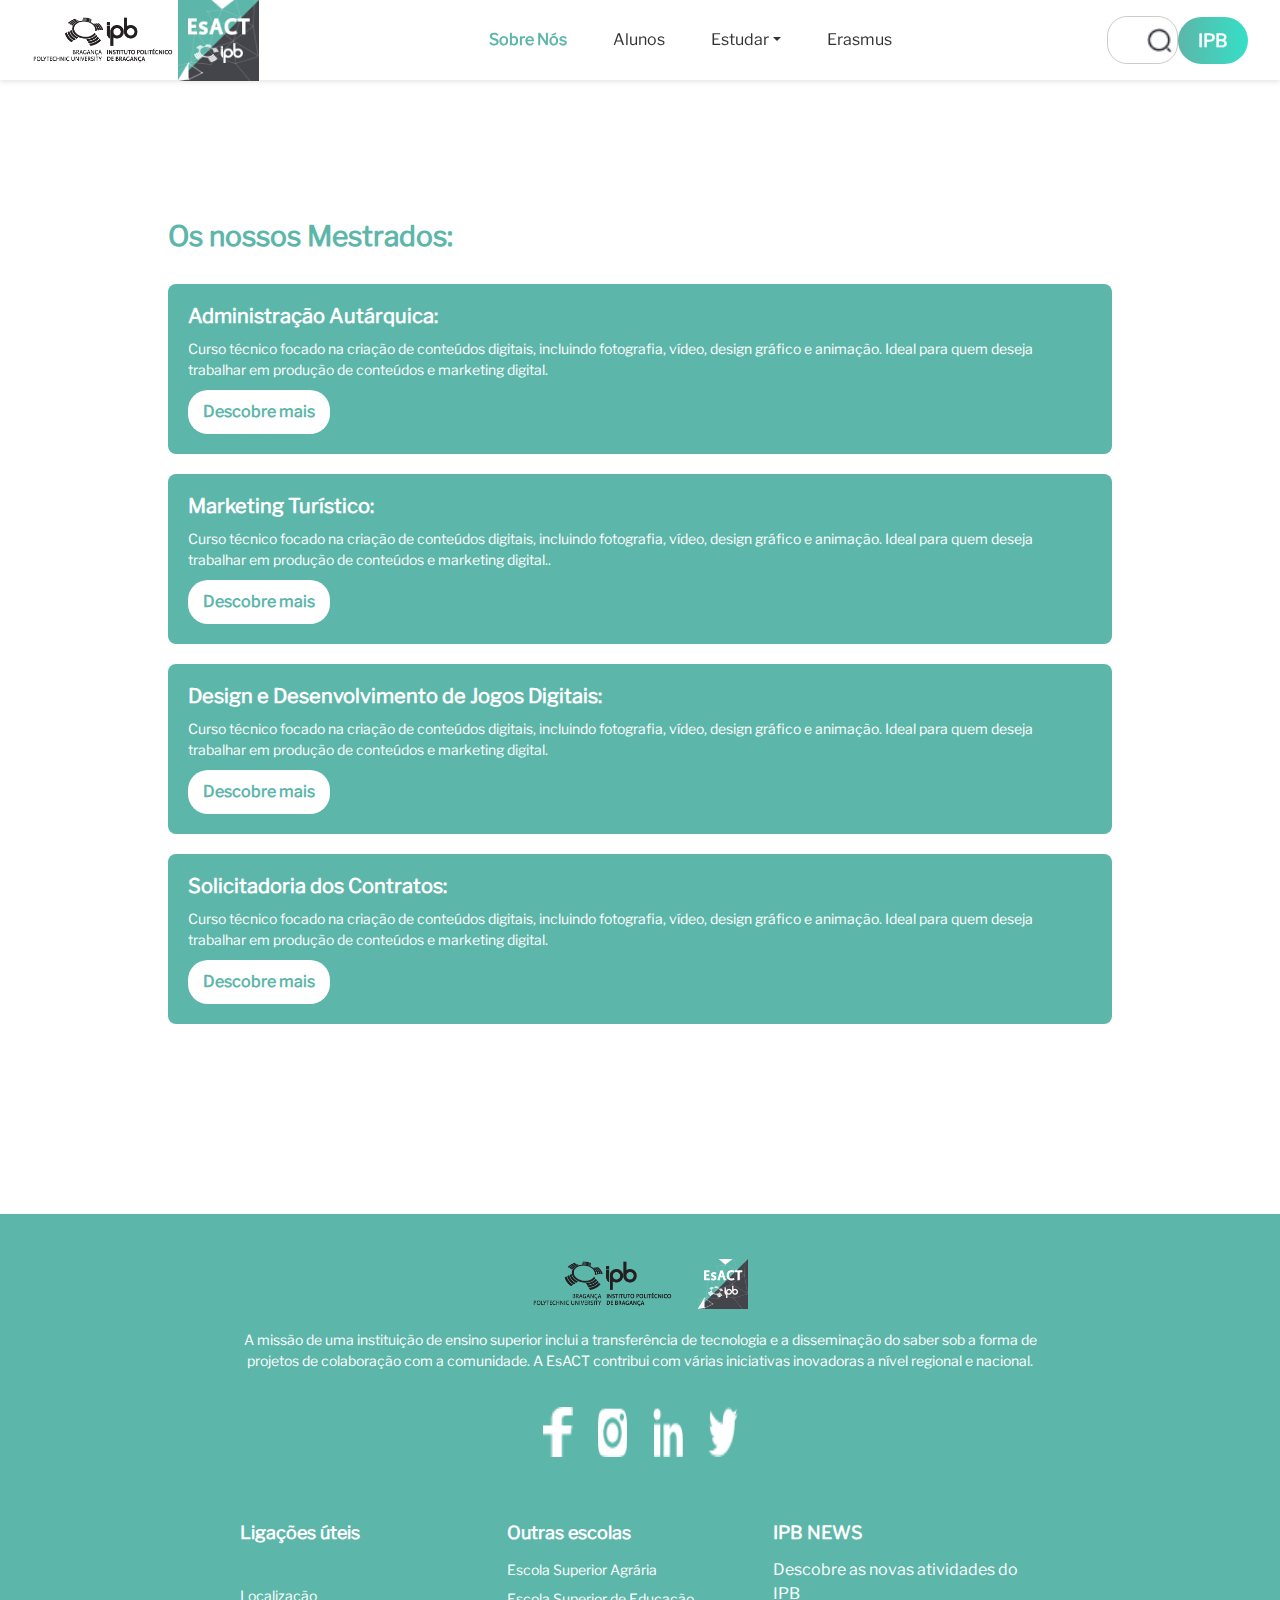
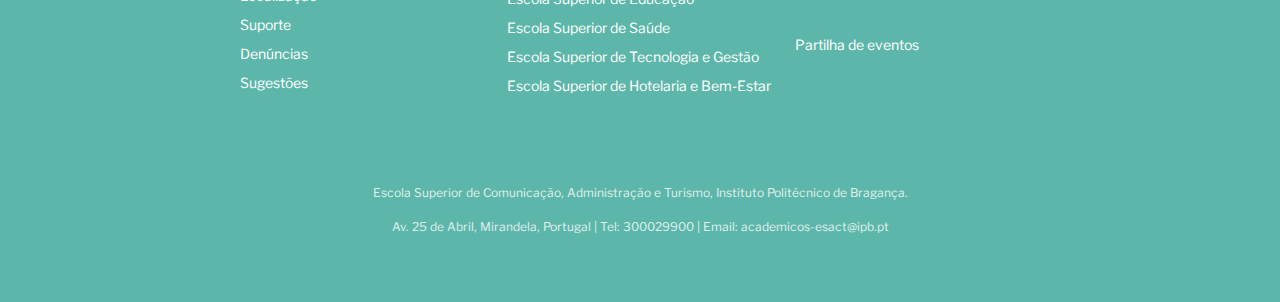
<file: mestrados.html>
<!DOCTYPE html>
<html lang="pt">
<head>
    <meta charset="UTF-8">
    <meta name="viewport" content="width=device-width, initial-scale=1.0">
    <title>EsACT - Header</title>
    <link rel="stylesheet" href="https://cdn.jsdelivr.net/npm/bootstrap@5.3.0/dist/css/bootstrap.min.css">
    <script src="https://code.jquery.com/jquery-3.6.0.min.js"></script>
    <script src="https://cdn.jsdelivr.net/npm/bootstrap@5.3.0/dist/js/bootstrap.bundle.min.js"></script>
    <style>
        /* Mantém o header fixo no topo */
        .navbar {
            background-color: white;
            box-shadow: 0 2px 5px rgba(0, 0, 0, 0.1);
            position: fixed;
            width: 100%;
            top: 0;
            left: 0;
            z-index: 1000;
            padding: 10px 30px;
        }
        
        /* Estilização dos botões de navegação */
        .nav-link {
            font-size: 16px;
            color: #333;
            margin: 0 15px;
            font-weight: normal; /* Deixa os botões em Regular (exceto Sobre Nós) */
        }
        
        /* Cor do botão "Sobre Nós" */
        .nav-item:first-child .nav-link {
            color: #5CB6A9 !important; /* Verde personalizado apenas para Sobre Nós */
            font-weight: bold; /* Apenas este botão em negrito */
        }
        
        /* Estilo do botão IPB com gradiente */
        .ipb-button {
            background: linear-gradient(90deg, #5CB6A9, #36DFC7);
            color: white;
            border-radius: 25px;
            padding: 10px 20px;
            font-weight: bold;
            font-size: 18px;
            border: none;
        }
        
        /* Ajuste do logo da EsACT */
        .navbar-brand img:last-child { /* Assume que o último logo é o da EsACT */
            height: 81px; /* Ajusta a altura para "scale to fit" no header */
            width: auto;
        }
    </style>
</head>
<!-- Link do CSS -->
<link rel="stylesheet" href="css/style.css">

<body>
    
    <!-- Navbar -->
    <nav class="navbar navbar-expand-lg">
        <div class="container-fluid">
            <!-- Logos -->
            <a class="navbar-brand" href="index.html">
                <img src="img/ipb logo.png" alt="IPB Logo">
                <img src="img/esact logo.png" alt="EsACT Logo">
            </a>
            
            <!-- Botão Navbar para Mobile -->
            <button class="navbar-toggler" type="button" data-bs-toggle="collapse" data-bs-target="#navbarNav">
                <span class="navbar-toggler-icon"></span>
            </button>
            
            <!-- Links de Navegação -->
            <div class="collapse navbar-collapse" id="navbarNav">
                <ul class="navbar-nav mx-auto">
                    <li class="nav-item"><a class="nav-link" href="Sobre nós.html">Sobre Nós</a></li>
                    <li class="nav-item"><a class="nav-link" href="https://webdocs.ipb.pt/portal/download?docId=12853">Alunos</a></li>
                    <li class="nav-item dropdown">
                        <a class="nav-link dropdown-toggle" href="#" id="estudarDropdown" role="button" data-bs-toggle="dropdown">Estudar</a>
                        <ul class="dropdown-menu">
                            <li><a class="dropdown-item" href="Licenciaturas.html">Licenciaturas</a></li>
                            <li><a class="dropdown-item" href="Ctesp.html">CTeSP</a></li>
                            <li><a class="dropdown-item" href="mestrados.html">Mestrados</a></li>
                        </ul>
                    </li>
                    <li class="nav-item"><a class="nav-link" href="https://ipb.pt/pt/internacionalizar/erasmus">Erasmus</a></li>
                </ul>
            </div>
            
            <!-- Pesquisa + Botão IPB -->
            <div class="d-flex align-items-center">
                <div class="search-box d-flex">
                    <input type="text" class="form-control" placeholder="Pesquisar...">
                    <img src="img/pesquisar botão.png" alt="Pesquisar" id="search-btn" class="search-icon">
                </div>
                <a href="https://www.ipb.pt" class="ipb-button" target="_blank">IPB</a>

                
            </div>
        </div>
    </nav>

   <!-- Seção dos CTeSP -->
   <section class="courses-section">
    <h2>Os nossos Mestrados:</h2>

    <!-- Lista de Cursos -->
    <div class="course-box">
        <div class="course-content">
            <h3>Administração Autárquica:</h3>
            <p>Curso técnico focado na criação de conteúdos digitais, incluindo fotografia, vídeo, design gráfico e animação. Ideal para quem deseja trabalhar em produção de conteúdos e marketing digital.</p>
            <a href="https://ipb.pt/pt/estudar/cursos/ctesp/administracao-e-negocios-3045-4078" class="discover-btn">Descobre mais</a>
        </div>
    </div>

    <div class="course-box">
        <div class="course-content">
            <h3>Marketing Turístico:</h3>
            <p>Curso técnico focado na criação de conteúdos digitais, incluindo fotografia, vídeo, design gráfico e animação. Ideal para quem deseja trabalhar em produção de conteúdos e marketing digital..</p>
            <a href="https://ipb.pt/pt/estudar/cursos/ctesp/administracao-e-negocios-3045-4078" class="discover-btn">Descobre mais</a>
        </div>
    </div>

    <div class="course-box">
        <div class="course-content">
            <h3>Design e Desenvolvimento de Jogos Digitais:</h3>
            <p>Curso técnico focado na criação de conteúdos digitais, incluindo fotografia, vídeo, design gráfico e animação. Ideal para quem deseja trabalhar em produção de conteúdos e marketing digital.</p>
            <a href="https://ipb.pt/pt/estudar/cursos/ctesp/administracao-e-negocios-3045-4078" class="discover-btn">Descobre mais</a>
        </div>
    </div>

    <div class="course-box">
        <div class="course-content">
            <h3>Solicitadoria dos Contratos:</h3>
            <p>Curso técnico focado na criação de conteúdos digitais, incluindo fotografia, vídeo, design gráfico e animação. Ideal para quem deseja trabalhar em produção de conteúdos e marketing digital.</p>
            <a href="https://ipb.pt/pt/estudar/cursos/ctesp/administracao-e-negocios-3045-4078" class="discover-btn">Descobre mais</a>
        </div>
    </div>

    
    </div>
</section>
    <footer class="footer">
        <div class="footer-container">
            <!-- Primeira Parte: Logos e Descrição -->
            <div class="footer-top">
                <div class="footer-logos">
                    <img src="img/ipb logo.png" alt="IPB Logo">
                    <img src="img/esact logo.png" alt="EsACT Logo">
                </div>
                <p class="footer-description">
                    A missão de uma instituição de ensino superior inclui a transferência de tecnologia e a disseminação do saber 
                    sob a forma de projetos de colaboração com a comunidade. A EsACT contribui com várias iniciativas inovadoras a nível regional e nacional.
                </p>
                <div class="social-icons">
                    <a href="https://www.facebook.com/esactipb" target="_blank">
                        <img src="img/facebook.png" alt="Facebook">
                    </a>
                    <a href="https://www.instagram.com/esactipb" target="_blank">
                        <img src="img/instagram.png" alt="Instagram">
                    </a>
                    <a href="https://www.linkedin.com/school/ipb-pt/" target="_blank">
                        <img src="img/linkedin.png" alt="LinkedIn">
                    </a>
                    <a href="https://twitter.com/ipb_pt" target="_blank">
                        <img src="img/twitter.png" alt="Twitter">
                    </a>
                </div>
                
            </div>
    
            <!-- Segunda Parte: Links Importantes -->
            <div class="footer-links">
                <div class="footer-column">
                    <h4>Ligações úteis</h4>
                    <ul>
                        <li class="nav-item dropdown">
                            <a class="nav-link dropdown-toggle" href="#" id="contactosDropdown" role="button" data-bs-toggle="dropdown">
                                Contactos
                            </a>
                            <ul class="dropdown-menu">
                                <li>
                                    <a class="dropdown-item" href="tel:+35130029900">
                                        +351 300 299 00
                                    </a>
                                </li>
                                <li>
                                    <a class="dropdown-item" href="mailto:academicos-esact@ipb.pt">
                                        academicos-esact@ipb.pt
                                    </a>
                                </li>
                            </ul>
                        </li>
                        
                        <li><a href="https://www.google.com/maps/place/Escola+Superior+de+Comunica%C3%A7%C3%A3o,+Administra%C3%A7%C3%A3o+e+Turismo+-+Instituto+Polit%C3%A9cnico+de+Bragan%C3%A7a/@41.478017,-7.177743,17z/data=!3m1!4b1!4m6!3m5!1s0xd3b0932c41f4ab1:0x2b59d90dc8eb4b3a!8m2!3d41.478017!4d-7.177743!16s%2Fg%2F1tfty7j5?entry=ttu&g_ep=EgoyMDI1MDEyOS4xIKXMDSoASAFQAw%3D%3D">Localização</a></li>
                        <li><a href="https://suporte.ipb.pt/">Suporte</a></li>
                        <li><a href="https://denuncia.ipb.pt/#/">Denúncias</a></li>
                        <li><a href="https://inqueritos.ipb.pt/?r=survey/index/sid/261498/lang/pt">Sugestões</a></li>
                    </ul>
                </div>
    
                <!-- Terceira Parte: Outras Escolas -->
                <div class="footer-column">
                    <h4>Outras escolas</h4>
                    <ul>
                        <li><a href="https://esa.ipb.pt/">Escola Superior Agrária</a></li>
                        <li><a href="https://www.ese.ipb.pt/">Escola Superior de Educação</a></li>
                        <li><a href="https://essa.ipb.pt/">Escola Superior de Saúde</a></li>
                        <li><a href="https://www.estig.ipb.pt/">Escola Superior de Tecnologia e Gestão</a></li>
                        <li><a href="https://ehb.ipb.pt/">Escola Superior de Hotelaria e Bem-Estar</a></li>
                    </ul>
                </div>
    
                <!-- Quarta Parte: IPB News -->
                <div class="footer-column">
                    <h4>IPB NEWS</h4>
                    <p>Descobre as novas atividades do IPB</p>
                    <a href="https://ipbnews.ipb.pt/submissao/index.php?r=user-management%2Fauth%2Flogin" class="news-btn">Partilha de eventos</a>
                </div>
            </div>
    
            <!-- Copyright -->
            <div class="footer-bottom">
                <p>Escola Superior de Comunicação, Administração e Turismo, Instituto Politécnico de Bragança.</p>
                <p>Av. 25 de Abril, Mirandela, Portugal | Tel: 300029900 | Email: academicos-esact@ipb.pt</p>
            </div>
        </div>
    </footer>
        
    </body>
    </html>
</file>
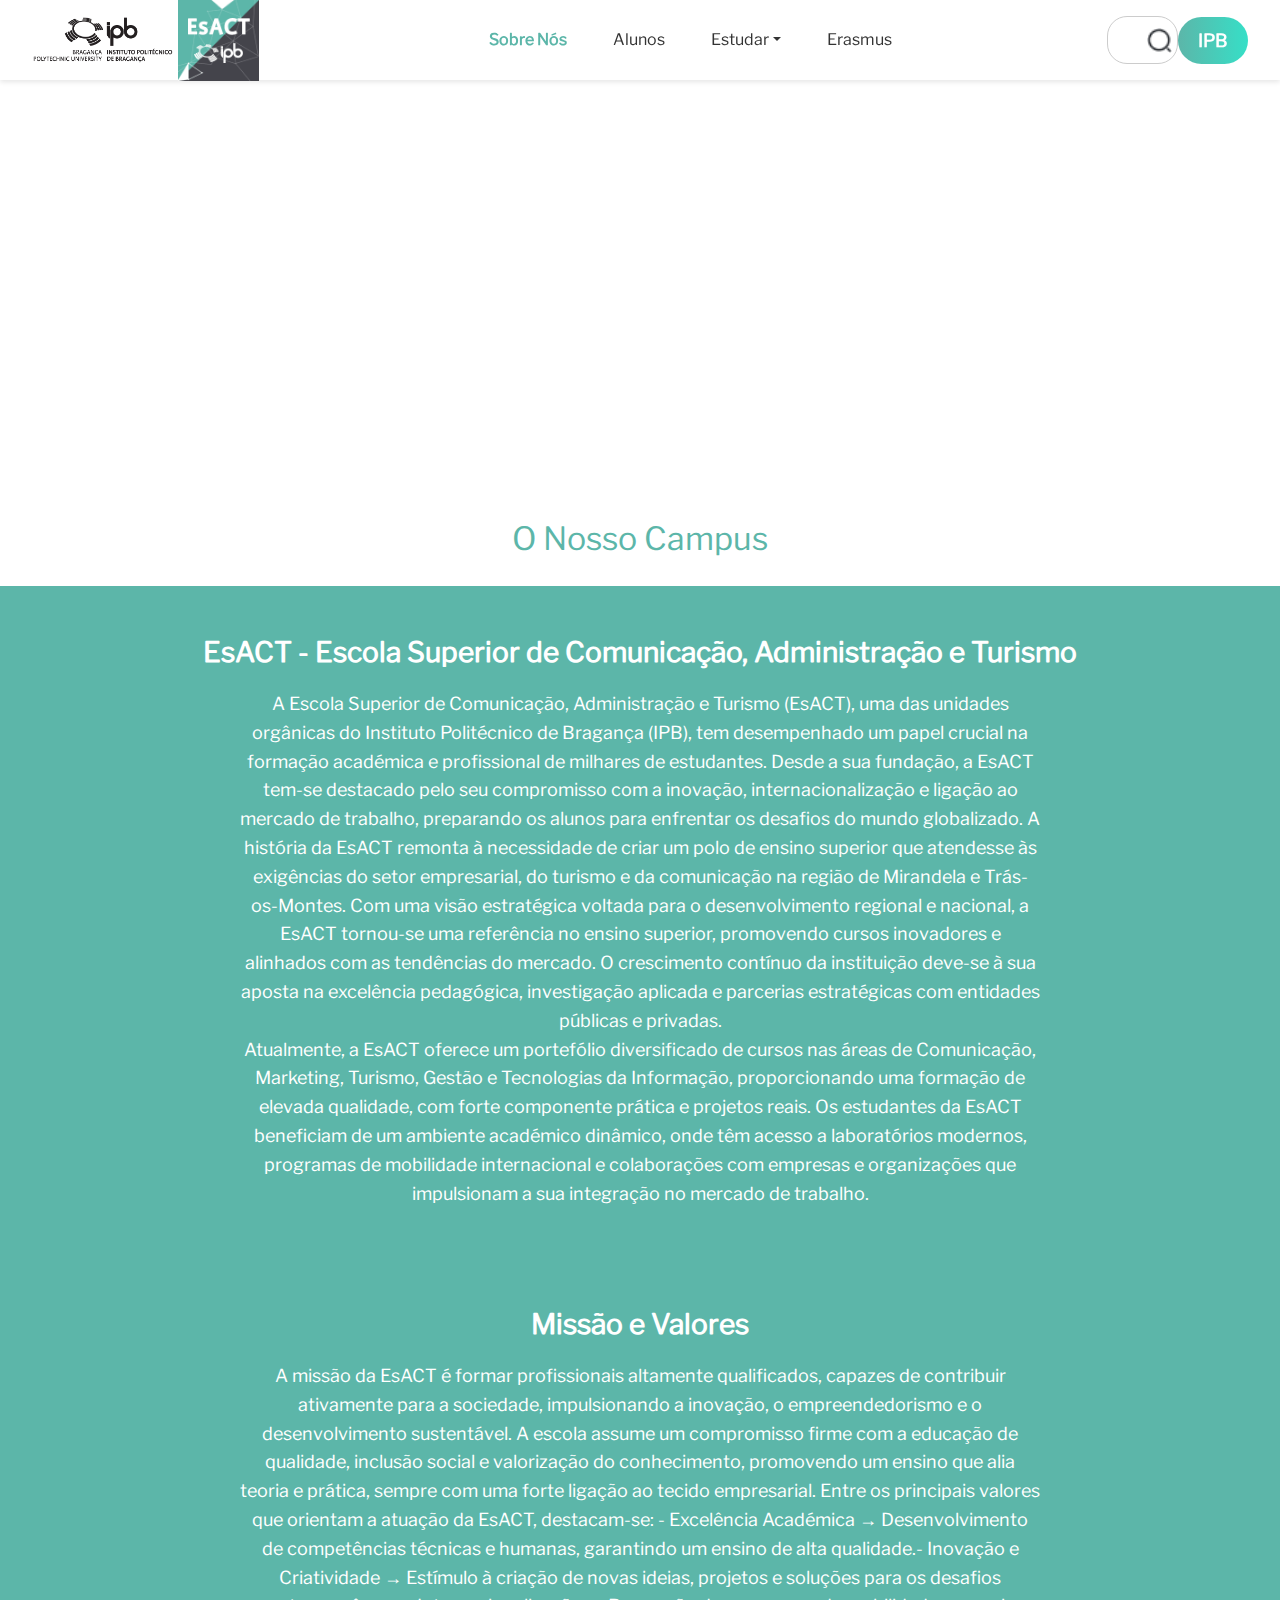
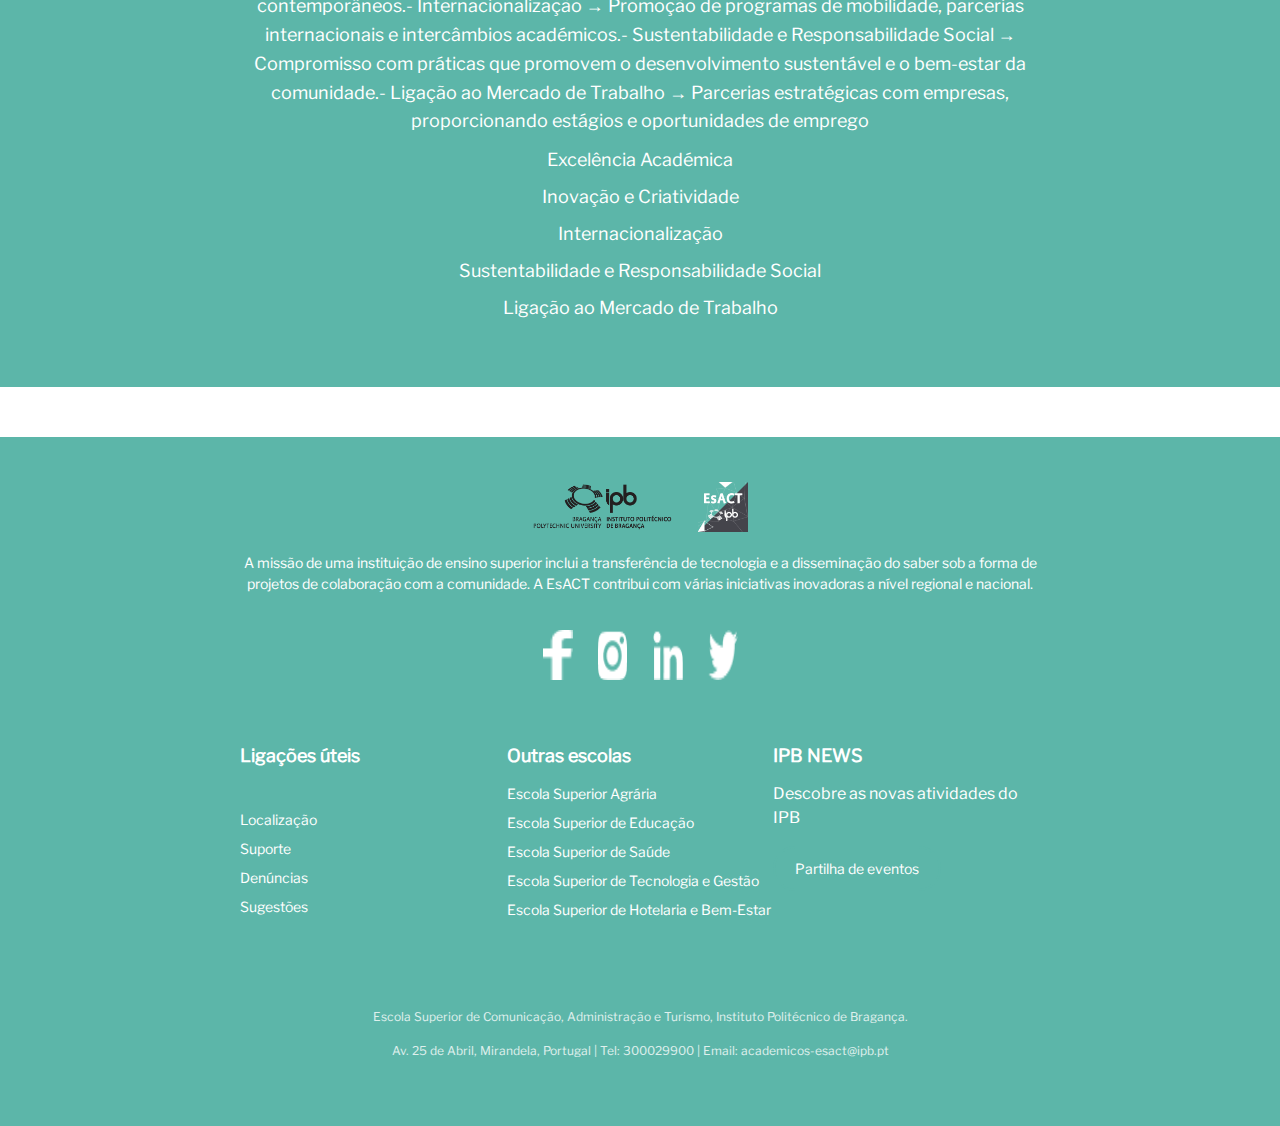
<file: Sobre nós.html>
<!DOCTYPE html>
<html lang="pt">
<head>
    <meta charset="UTF-8">
    <meta name="viewport" content="width=device-width, initial-scale=1.0">
    <title>EsACT - Header</title>
    <link rel="stylesheet" href="https://cdn.jsdelivr.net/npm/bootstrap@5.3.0/dist/css/bootstrap.min.css">
    <script src="https://code.jquery.com/jquery-3.6.0.min.js"></script>
    <script src="https://cdn.jsdelivr.net/npm/bootstrap@5.3.0/dist/js/bootstrap.bundle.min.js"></script>
    <style>
        /* Mantém o header fixo no topo */
        .navbar {
            background-color: white;
            box-shadow: 0 2px 5px rgba(0, 0, 0, 0.1);
            position: fixed;
            width: 100%;
            top: 0;
            left: 0;
            z-index: 1000;
            padding: 10px 30px;
        }
        
        /* Estilização dos botões de navegação */
        .nav-link {
            font-size: 16px;
            color: #333;
            margin: 0 15px;
            font-weight: normal; /* Deixa os botões em Regular (exceto Sobre Nós) */
        }
        
        /* Cor do botão "Sobre Nós" */
        .nav-item:first-child .nav-link {
            color: #5CB6A9 !important; /* Verde personalizado apenas para Sobre Nós */
            font-weight: bold; /* Apenas este botão em negrito */
        }
        
        /* Estilo do botão IPB com gradiente */
        .ipb-button {
            background: linear-gradient(90deg, #5CB6A9, #36DFC7);
            color: white;
            border-radius: 25px;
            padding: 10px 20px;
            font-weight: bold;
            font-size: 18px;
            border: none;
        }
        
        /* Ajuste do logo da EsACT */
        .navbar-brand img:last-child { /* Assume que o último logo é o da EsACT */
            height: 81px; /* Ajusta a altura para "scale to fit" no header */
            width: auto;
        }
    </style>
</head>
<!-- Link do CSS -->
<link rel="stylesheet" href="css/style.css">

<body>
    
    <!-- Navbar -->
    <nav class="navbar navbar-expand-lg">
        <div class="container-fluid">
            <!-- Logos -->
            <a class="navbar-brand" href="index.html">
                <img src="img/ipb logo.png" alt="IPB Logo">
                <img src="img/esact logo.png" alt="EsACT Logo">
            </a>
            
            <!-- Botão Navbar para Mobile -->
            <button class="navbar-toggler" type="button" data-bs-toggle="collapse" data-bs-target="#navbarNav">
                <span class="navbar-toggler-icon"></span>
            </button>
            
            <!-- Links de Navegação -->
            <div class="collapse navbar-collapse" id="navbarNav">
                <ul class="navbar-nav mx-auto">
                    <li class="nav-item"><a class="nav-link" href="Sobre nós.html">Sobre Nós</a></li>
                    <li class="nav-item"><a class="nav-link" href="https://webdocs.ipb.pt/portal/download?docId=12853">Alunos</a></li>
                    <li class="nav-item dropdown">
                        <a class="nav-link dropdown-toggle" href="#" id="estudarDropdown" role="button" data-bs-toggle="dropdown">Estudar</a>
                        <ul class="dropdown-menu">
                            <li><a class="dropdown-item" href="Licenciaturas.html">Licenciaturas</a></li>
                            <li><a class="dropdown-item" href="Ctesp.html">CTeSP</a></li>
                            <li><a class="dropdown-item" href="mestrados.html">Mestrados</a></li>
                        </ul>
                    </li>
                    <li class="nav-item"><a class="nav-link" href="https://ipb.pt/pt/internacionalizar/erasmus">Erasmus</a></li>
                </ul>
            </div>
            
            <!-- Pesquisa + Botão IPB -->
            <div class="d-flex align-items-center">
                <div class="search-box d-flex">
                    <input type="text" class="form-control" placeholder="Pesquisar...">
                    <img src="img/pesquisar botão.png" alt="Pesquisar" id="search-btn" class="search-icon">
                </div>
                <a href="https://www.ipb.pt" class="ipb-button" target="_blank">IPB</a>

                
            </div>
        </div>
    </nav>

    
    <!-- Slideshow -->
    <section class="slideshow-container">
        <div class="slide fade">
            <img src="img/slide1.jpg" alt="EsACT Campus">
        </div>
        <div class="slide fade">
            <img src="img/slide2.jpg" alt="Laboratórios EsACT">
        </div>
        <div class="slide fade">
            <img src="img/slide3.jpg" alt="Auditório EsACT">
        </div>
        <div class="slide fade">
            <img src="img/slide4.jpg" alt="Eventos EsACT">
        </div>
    </section>
    
    <!-- Título dinâmico -->
    <div class="title-container">
        <h2 id="changing-title">O Nosso Campus</h2>
    </div>
    
    <!-- Sobre a EsACT -->
    <section class="about-section">
        <div class="container">
            <h2>EsACT - Escola Superior de Comunicação, Administração e Turismo</h2>
            <p>
                A Escola Superior de Comunicação, Administração e Turismo (EsACT), uma das unidades orgânicas do Instituto Politécnico de Bragança (IPB), tem desempenhado um papel crucial na formação académica e profissional de milhares de estudantes. Desde a sua fundação, a EsACT tem-se destacado pelo seu compromisso com a inovação, internacionalização e ligação ao mercado de trabalho, preparando os alunos para enfrentar os desafios do mundo globalizado.
                
                A história da EsACT remonta à necessidade de criar um polo de ensino superior que atendesse às exigências do setor empresarial, do turismo e da comunicação na região de Mirandela e Trás-os-Montes. Com uma visão estratégica voltada para o desenvolvimento regional e nacional, a EsACT tornou-se uma referência no ensino superior, promovendo cursos inovadores e alinhados com as tendências do mercado. O crescimento contínuo da instituição deve-se à sua aposta na excelência pedagógica, investigação aplicada e parcerias estratégicas com entidades públicas e privadas.</p>
            <p>Atualmente, a EsACT oferece um portefólio diversificado de cursos nas áreas de Comunicação, Marketing, Turismo, Gestão e Tecnologias da Informação, proporcionando uma formação de elevada qualidade, com forte componente prática e projetos reais. Os estudantes da EsACT beneficiam de um ambiente académico dinâmico, onde têm acesso a laboratórios modernos, programas de mobilidade internacional e colaborações com empresas e organizações que impulsionam a sua integração no mercado de trabalho.
            </p>
        </div>
    </section>

    <!-- Missão e Valores -->
    <section class="mission-values">
        <div class="container">
            <h2>Missão e Valores</h2>
            <p>
                A missão da EsACT é formar profissionais altamente qualificados, capazes de contribuir ativamente para a sociedade, impulsionando a inovação, o empreendedorismo e o desenvolvimento sustentável. A escola assume um compromisso firme com a educação de qualidade, inclusão social e valorização do conhecimento, promovendo um ensino que alia teoria e prática, sempre com uma forte ligação ao tecido empresarial.
                
                Entre os principais valores que orientam a atuação da EsACT, destacam-se:
                - Excelência Académica → Desenvolvimento de competências técnicas e humanas, garantindo um ensino de alta qualidade.- Inovação e Criatividade → Estímulo à criação de novas ideias, projetos e soluções para os desafios contemporâneos.- Internacionalização → Promoção de programas de mobilidade, parcerias internacionais e intercâmbios académicos.- Sustentabilidade e Responsabilidade Social → Compromisso com práticas que promovem o desenvolvimento sustentável e o bem-estar da comunidade.- Ligação ao Mercado de Trabalho → Parcerias estratégicas com empresas, proporcionando estágios e oportunidades de emprego</p>
            <ul>
                <li>Excelência Académica</li>
                <li>Inovação e Criatividade</li>
                <li>Internacionalização</li>
                <li>Sustentabilidade e Responsabilidade Social</li>
                <li>Ligação ao Mercado de Trabalho</li>
            </ul>
        </div>
    </section>
    
    <script src="js/script.js"></script> <!-- Arquivo JS externo -->



     
    <script>
        $(document).ready(function() {
            // Animação do campo de pesquisa ao clicar no ícone
            $('#search-btn').click(function() {
                $('.search-box').toggleClass('active');
            });
        });
    </script>

<footer class="footer">
    <div class="footer-container">
        <!-- Primeira Parte: Logos e Descrição -->
        <div class="footer-top">
            <div class="footer-logos">
                <img src="img/ipb logo.png" alt="IPB Logo">
                <img src="img/esact logo.png" alt="EsACT Logo">
            </div>
            <p class="footer-description">
                A missão de uma instituição de ensino superior inclui a transferência de tecnologia e a disseminação do saber 
                sob a forma de projetos de colaboração com a comunidade. A EsACT contribui com várias iniciativas inovadoras a nível regional e nacional.
            </p>
            <div class="social-icons">
                <a href="https://www.facebook.com/esactipb" target="_blank">
                    <img src="img/facebook.png" alt="Facebook">
                </a>
                <a href="https://www.instagram.com/esactipb" target="_blank">
                    <img src="img/instagram.png" alt="Instagram">
                </a>
                <a href="https://www.linkedin.com/school/ipb-pt/" target="_blank">
                    <img src="img/linkedin.png" alt="LinkedIn">
                </a>
                <a href="https://twitter.com/ipb_pt" target="_blank">
                    <img src="img/twitter.png" alt="Twitter">
                </a>
            </div>
            
        </div>

        <!-- Segunda Parte: Links Importantes -->
        <div class="footer-links">
            <div class="footer-column">
                <h4>Ligações úteis</h4>
                <ul>
                    <li class="nav-item dropdown">
                        <a class="nav-link dropdown-toggle" href="#" id="contactosDropdown" role="button" data-bs-toggle="dropdown">
                            Contactos
                        </a>
                        <ul class="dropdown-menu">
                            <li>
                                <a class="dropdown-item" href="tel:+35130029900">
                                    +351 300 299 00
                                </a>
                            </li>
                            <li>
                                <a class="dropdown-item" href="mailto:academicos-esact@ipb.pt">
                                    academicos-esact@ipb.pt
                                </a>
                            </li>
                        </ul>
                    </li>
                    
                    <li><a href="https://www.google.com/maps/place/Escola+Superior+de+Comunica%C3%A7%C3%A3o,+Administra%C3%A7%C3%A3o+e+Turismo+-+Instituto+Polit%C3%A9cnico+de+Bragan%C3%A7a/@41.478017,-7.177743,17z/data=!3m1!4b1!4m6!3m5!1s0xd3b0932c41f4ab1:0x2b59d90dc8eb4b3a!8m2!3d41.478017!4d-7.177743!16s%2Fg%2F1tfty7j5?entry=ttu&g_ep=EgoyMDI1MDEyOS4xIKXMDSoASAFQAw%3D%3D">Localização</a></li>
                    <li><a href="https://suporte.ipb.pt/">Suporte</a></li>
                    <li><a href="https://denuncia.ipb.pt/#/">Denúncias</a></li>
                    <li><a href="https://inqueritos.ipb.pt/?r=survey/index/sid/261498/lang/pt">Sugestões</a></li>
                </ul>
            </div>

            <!-- Terceira Parte: Outras Escolas -->
            <div class="footer-column">
                <h4>Outras escolas</h4>
                <ul>
                    <li><a href="https://esa.ipb.pt/">Escola Superior Agrária</a></li>
                    <li><a href="https://www.ese.ipb.pt/">Escola Superior de Educação</a></li>
                    <li><a href="https://essa.ipb.pt/">Escola Superior de Saúde</a></li>
                    <li><a href="https://www.estig.ipb.pt/">Escola Superior de Tecnologia e Gestão</a></li>
                    <li><a href="https://ehb.ipb.pt/">Escola Superior de Hotelaria e Bem-Estar</a></li>
                </ul>
            </div>

            <!-- Quarta Parte: IPB News -->
            <div class="footer-column">
                <h4>IPB NEWS</h4>
                <p>Descobre as novas atividades do IPB</p>
                <a href="https://ipbnews.ipb.pt/submissao/index.php?r=user-management%2Fauth%2Flogin" class="news-btn">Partilha de eventos</a>
            </div>
        </div>

        <!-- Copyright -->
        <div class="footer-bottom">
            <p>Escola Superior de Comunicação, Administração e Turismo, Instituto Politécnico de Bragança.</p>
            <p>Av. 25 de Abril, Mirandela, Portugal | Tel: 300029900 | Email: academicos-esact@ipb.pt</p>
        </div>
    </div>
</footer>
    
</body>
</html>
</file>
<file: css/style.css>
@font-face {
    font-family: 'Libre Franklin';
    src: url('../fonts/Libre_Franklin/LibreFranklin-VariableFont_wght.ttf') format('truetype');
    font-weight: normal;
    font-style: normal;
}
body {
    font-family: 'Libre Franklin', sans-serif;
    margin: 0;
    padding: 0;
}

/* Estilização do Header */
.navbar {
    background-color: white;
    box-shadow: 0 2px 5px rgba(0, 0, 0, 0.1);
    position: fixed;
    width: 100%;
    top: 0;
    left: 0;
    z-index: 1000;
    padding: 5px 20px;
    height: 80px;
    display: flex;
    align-items: center;
}

/* Ajuste do Logo da EsACT */
.navbar-brand img {
    height: 50px; /* Define um tamanho uniforme para os logos */
    width: auto;
}

/* Estilização dos botões */
.nav-link {
    font-size: 16px;
    color: #333;
    margin: 0 15px;
    font-weight: normal; /* Regular */
}

/* Botão 'Sobre Nós' com a cor verde */
.nav-item:first-child .nav-link {
    color: #5CB6A9 !important;
    font-weight: bold;
}

/* Estilo do botão IPB com gradiente */
.ipb-button {
    background: linear-gradient(90deg, #5CB6A9, #36DFC7);
    color: white;
    border-radius: 25px;
    padding: 10px 20px;
    font-weight: bold;
    font-size: 18px;
    border: none;
    text-decoration: none; /* Remove o sublinhado */
    display: inline-block;
    text-align: center;
}

/* Campo de pesquisa */
.search-box {
    display: flex;
    align-items: center;
    transition: all 0.3s ease;
    border: 1px solid #ccc;
    padding: 5px;
    border-radius: 20px;
}

.search-box input {
    width: 0;
    opacity: 0;
    transition: all 0.3s ease;
    border: none;
    outline: none;
}

.search-box.active input {
    width: 200px;
    opacity: 1;
}

/* Ajuste do ícone de pesquisa */
.search-icon {
    width: 25px;
    cursor: pointer;
    margin-left: 10px;
}

/* Estilização do dropdown menu */
.dropdown-menu {
    background-color: white;
    border: none;
    padding: 10px 15px;
    left: 0;
    transform: translateX(-20%);
}

.dropdown-item {
    color: #5CB6A9;
    font-weight: normal;
    padding: 8px 15px;
    position: relative;
}

.dropdown-item:hover {
    background-color: rgba(92, 182, 169, 0.1);
}

.dropdown-item::after {
    content: '';
    display: block;
    width: 100%;
    height: 1px;
    background-color: #5CB6A9;
    margin-top: 5px;
}

.dropdown-item:last-child::after {
    display: none;
}
/* Seção Hero (Imagem de fundo com blur) */
.hero-section {
    position: relative;
    width: 100%;
    height: 800px;
    background: url('../img/esact\ foto\ final.png') center/cover no-repeat;
    display: flex;
    align-items: center;
    justify-content: center;
    text-align: center;
    color: white;
}


/* Conteúdo dentro da seção Hero */
.hero-content {
    position: relative;
    z-index: 2;
    max-width: 900px;
    padding: 20px;
    margin-top: 100px;
}

.hero-content h1 {
    font-size: 55px; /* Aumenta mais o tamanho */
    font-weight: 900; /* Deixa ainda mais grosso (Extra Black) */
    max-width: 2500px; /* Controla a largura para quebrar em duas linhas */
    text-align: center;
    line-height: 1.1; /* Mantém a altura entre linhas bem ajustada */
    background: linear-gradient(90deg, #5CB6A9, #36DFC7);
    -webkit-background-clip: text;
    -webkit-text-fill-color: transparent;
    display: inline-block;
    white-space: normal; /* Permite a quebra de linha */
}

.hero-content p {
    font-size: 15px;
    margin-bottom: 40px;
}

/* Estilização do botão "Candidata-te" */
.candidatar-btn {
    background: linear-gradient(90deg, #5CB6A9, #76dfcf);
    color: white;
    padding: 12px 25px;
    font-size: 18px;
    border-radius: 25px;
    text-decoration: none;
    font-weight: bold;
    display: inline-block;
    margin-top: 100px; /* Move o botão mais para baixo */
}
.candidatar-btn:hover {
    opacity: 0.8;
}
/* Seção dos botões de links rápidos */
.quick-links {
    background-color: white;
    padding: 40px 0;
    display: flex;
    justify-content: center;
}

/* Estilização dos botões */
.quick-link-box {
    display: flex;
    justify-content: center;
    align-items: center;
    width: 180px;
    height: 120px;
    background-color: #F8F8F8;
    border-radius: 10px;
    text-decoration: none;
    color: #5CB6A9;
    font-size: 16px;
    font-weight: bold;
    transition: all 0.3s ease;
    text-align: center;
}

/* Efeito de hover */
.quick-link-box:hover {
    background-color: #EAEAEA;
    transform: translateY(-3px);
}

.experiencias-section {
    background-color: #5CB6A9;
    color: white;
    text-align: center;
    padding: 50px 20px;
    border-radius: 0; /* Remove as bordas arredondadas */
    width: 100vw; /* Agora ocupa 100% da largura da viewport */
    max-width: 100%; /* Garante que não há restrição lateral */
    margin: 0; /* Remove margens extras */
}

.experiencias-section h2 {
    font-size: 28px;
    font-weight: bold;
}

.experiencias-section p {
    font-size: 16px;
    margin-bottom: 30px;
}

/* Container dos testemunhos */
.testemunhos {
    display: flex;
    justify-content: center;
    gap: 30px;
    flex-wrap: wrap;
}

/* Cada testemunho individual */
.testemunho {
    text-align: center;
    max-width: 250px;
}

/* Ajuste das imagens (circulares) */
.testemunho img {
    width: 100px;
    height: 100px;
    border-radius: 50%;
    object-fit: cover;
    margin-bottom: 15px;
    border: 3px solid white;
}

/* Nome do estudante */
.testemunho h4 {
    font-size: 18px;
    font-weight: bold;
}

/* Texto do testemunho */
.testemunho p {
    font-size: 14px;
    font-style: italic;
}

/* Botão de ligação */
.botao-esact {
    display: inline-block;
    background: white;
    color: #5CB6A9;
    font-size: 16px;
    font-weight: bold;
    text-decoration: none;
    padding: 12px 20px;
    border-radius: 25px;
    margin-top: 20px;
    border: 2px solid white;
    transition: 0.3s ease-in-out;
}

.botao-esact:hover {
    background: #36DFC7;
    color: white;
}
/* Secção de FAQs */
.faq-section {
    background-color: white;
    padding: 50px 0;
    display: flex;
    justify-content: center;
}

.faq-container {
    display: flex;
    align-items: center;
    justify-content: center;
    max-width: 1100px;
    width: 100%;
    gap: 50px;
}

/* Estilização da Imagem */
.faq-image img {
    width: 100%;
    max-width: 500px;
    border-radius: 10px;
}

/* Conteúdo da FAQ */
.faq-content {
    max-width: 500px;
    width: 100%;
}

.faq-content h2 {
    font-size: 24px;
    font-weight: bold;
    color: #000;
}

.faq-content p {
    font-size: 16px;
    color: #666;
    margin-bottom: 20px;
}

/* Estilização dos Campos do Formulário */
.faq-content form input,
.faq-content form textarea {
    width: 100%;
    padding: 12px;
    margin-bottom: 15px;
    border: 1px solid #5CB6A9;
    border-radius: 5px;
    font-size: 16px;
}

/* Estilização do Botão */
.faq-content form button {
    width: 100%;
    padding: 12px;
    font-size: 16px;
    font-weight: bold;
    color: white;
    background-color: #5CB6A9;
    border: none;
    border-radius: 5px;
    cursor: pointer;
    transition: 0.3s ease-in-out;
}

.faq-content form button:hover {
    background-color: #36DFC7;
}
/* Seção de Notícias */
.noticias-section {
    background-color: #5CB6A9; /* Fundo verde */
    padding: 50px 0;
    text-align: center;
}

.section-title {
    color: white;
    font-size: 32px;
    font-weight: bold;
    margin-bottom: 10px;
}

.section-subtitle {
    color: white;
    font-size: 16px;
    margin-bottom: 40px;
}

.noticias-container {
    display: flex;
    justify-content: center;
    gap: 20px;
    flex-wrap: wrap;
}

.noticia {
    background-color: white;
    border-radius: 12px;
    padding: 15px;
    width: 200px;
    text-align: center;
    box-shadow: 0 4px 10px rgba(0, 0, 0, 0.1);
}

.noticia-img {
    width: 100%;
    height: 150px;
    overflow: hidden;
    border-radius: 10px;
}

.noticia-img img {
    width: 100%;
    height: 100%;
    object-fit: cover;
    transition: transform 0.3s ease;
}

.noticia-img img:hover {
    transform: scale(1.05); /* Efeito de zoom suave */
}

.noticia p {
    font-size: 14px;
    color: #333;
    margin-top: 10px;
}

/* Botão "Todas as Notícias" */
.noticias-btn-container {
    margin-top: 30px;
}

.btn-noticias {
    background: white;
    color: #5CB6A9;
    padding: 12px 20px;
    font-size: 16px;
    font-weight: bold;
    text-decoration: none;
    border-radius: 25px;
    border: 2px solid white;
    display: inline-block;
    transition: background 0.3s ease, color 0.3s ease;
}

.btn-noticias:hover {
    background: #36DFC7;
    color: white;
}
/* ====== Estilização do Footer ====== */
.footer {
    background-color: #ffffff;
    color: #5CB6A9;
    padding: 50px 0;
    text-align: center;
}

/* Criando uma área de transição branca entre as seções */
.footer-spacing {
    background-color: white;
    height: 50px;
    width: 100%;
}

/* Estrutura do footer */
.footer-container {
    max-width: 1200px;
    margin: 0 auto;
    padding: 0 20px;
    display: flex;
    flex-direction: column;
    align-items: center;
}

/* Primeira parte: Logos e descrição */
.footer-top {
    width: 100%;
    display: flex;
    flex-direction: column;
    align-items: center;
    text-align: center;
    margin-bottom: 40px;
}

/* Ajuste dos logos */
.footer-logos {
    display: flex;
    justify-content: center;
    align-items: center;
    gap: 15px;
}

.footer-logos img {
    height: 60px;
}

/* Texto da descrição */
.footer-description {
    max-width: 800px;
    font-size: 14px;
    margin-top: 15px;
    text-align: center;
}

/* Ícones sociais */
.social-icons {
    display: flex;
    justify-content: center; /* Centraliza os ícones */
    gap: 15px; /* Espaçamento entre os ícones */
    margin-top: 15px;
}

.social-icons img {
    width: 30px; /* Define um tamanho padrão */
    height: 30px;
    transition: transform 0.3s ease; /* Animação suave ao passar o mouse */
}

.social-icons img:hover {
    transform: scale(1.2); /* Pequeno zoom ao passar o mouse */
}

/* Segunda parte: Links */
.footer-links {
    display: flex;
    justify-content: space-between;
    max-width: 1200px;
    width: 100%;
    flex-wrap: wrap;
    margin-top: 20px;
    text-align: left;
}

/* Estilização das colunas */
.footer-column {
    flex: 1;
    min-width: 250px;
    margin-bottom: 20px;
}

.footer-column h4 {
    font-size: 18px;
    margin-bottom: 15px;
    font-weight: bold;
}

/* Estilo dos links */
.footer-column ul {
    list-style: none;
    padding: 0;
}

.footer-column ul li {
    margin-bottom: 8px;
}

.footer-column ul li a {
    color: #5CB6A9;
    text-decoration: none;
    font-size: 14px;
}

.footer-column ul li a:hover {
    text-decoration: underline;
}

/* Estilização do dropdown dos Contactos */
.footer-column ul li .dropdown {
    display: none;
    padding-left: 15px;
}

.footer-column ul li:hover .dropdown {
    display: block;
}

/* Botão do IPB News */
.news-btn {
    display: inline-block;
    background-color: #5CB6A9;
    color: #ffffff;
    padding: 10px 20px;
    border-radius: 25px;
    text-decoration: none;
    font-size: 14px;
    border: 2px solid #5CB6A9;
    transition: 0.3s;
}

.news-btn:hover {
    background-color: transparent;
    color: #5CB6A9;
}

/* Copyright */
.footer-bottom {
    margin-top: 40px;
    font-size: 12px;
    opacity: 0.8;
    text-align: center;
    padding: 10px;
}
/* Estilização da Página de Licenciaturas */
.cursos-container {
    max-width: 1200px;
    margin: 100px auto;
    padding: 20px;
}

.cursos-container h1 {
    font-size: 35px;
    text-align: left;
    margin-bottom: 40px;
    color: #5CB6A9;
}

/* Grid de cursos */
.cursos-grid {
    display: flex;
    flex-direction: column;
    gap: 20px;
}

/* Estilo de cada curso */
.curso {
    display: flex;
    align-items: center;
    background-color: #5CB6A9;
    border-radius: 10px;
    padding: 20px;
    transition: transform 0.3s ease;
}

.curso:hover {
    transform: scale(1.02);
}

/* Estilização das imagens dos cursos */
.curso img {
    width: 90px; /* Ajuste conforme necessário */
    height: auto;
    margin-right: 20px;
}

/* Informações do curso */
.curso-info {
    flex: 1;
    color: white;
}

.curso-info h2 {
    font-size: 20px;
    font-weight: bold;
}

.curso-info p {
    font-size: 16px;
    margin: 5px 0 10px;
}

/* Botão "Descobre mais" */
.btn-descobre-mais {
    display: inline-block;
    background: white;
    color: #5CB6A9;
    font-weight: bold;
    padding: 8px 15px;
    border-radius: 5px;
    text-decoration: none;
    transition: background 0.3s ease;
}

.btn-descobre-mais:hover {
    background: #e5f7f4;
}

/* Responsividade */
@media (max-width: 768px) {
    .curso {
        flex-direction: column;
        align-items: flex-start;
    }

    .curso img {
        width: 70px;
        margin-bottom: 10px;
    }
}
/* Seção Principal dos Cursos */
.courses-section {
    max-width: 1200px;
    margin: 100px auto 50px auto;
    padding: 20px;
}

.courses-section h2 {
    font-size: 28px;
    font-weight: bold;
    color: #5CB6A9;
    text-align: left;
    margin-bottom: 30px;
}

/* Estilização dos Retângulos dos Cursos */
.course-box {
    background-color: #5CB6A9;
    padding: 20px;
    border-radius: 10px;
    margin-bottom: 20px;
    display: flex;
    align-items: center;
    justify-content: space-between;
}

/* Conteúdo dentro das caixas dos cursos */
.course-content {
    flex-grow: 1;
    color: white;
}

.course-content h3 {
    font-size: 20px;
    font-weight: bold;
    margin-bottom: 10px;
}

/* Botão "Descobre Mais" */
.discover-btn {
    display: inline-block;
    background-color: white;
    color: #5CB6A9;
    padding: 10px 15px;
    border-radius: 20px;
    text-decoration: none;
    font-weight: bold;
    transition: all 0.3s ease;
}

.discover-btn:hover {
    background-color: #36DFC7;
    color: white;
}

/* Ajustes do Footer */
.footer {
    background-color: #5CB6A9;
    color: white;
    padding: 40px 20px;
    display: flex;
    justify-content: space-around;
    align-items: center;
    flex-wrap: wrap;
    margin-top: 50px;
}

.footer-content {
    text-align: center;
    max-width: 400px;
}

.footer img {
    height: 50px;
    margin: 5px;
}

.footer-links {
    text-align: left;
}

.footer-links h4 {
    font-size: 18px;
    font-weight: bold;
}

.footer-links ul {
    list-style: none;
    padding: 0;
}

.footer-links ul li {
    margin: 5px 0;
}

.footer-links ul li a {
    color: rgb(255, 255, 255);
    text-decoration: none;
    transition: color 0.3s ease;
}

.footer-links ul li a:hover {
    color: #36DFC7;
}
.courses-section {
    padding: 120px 10%;
    text-align: left;
}

.section-title {
    font-size: 32px;
    font-weight: bold;
    color: #5CB6A9;
    margin-bottom: 20px;
}

/* Container dos cursos */
.course-container {
    display: flex;
    flex-direction: column;
    gap: 20px;
}

/* Estilo de cada retângulo de curso */
.course-box {
    background-color: #5CB6A9;
    color: white;
    padding: 20px;
    border-radius: 8px;
    display: flex;
    flex-direction: column;
}

.course-box h2 {
    font-size: 20px;
    font-weight: bold;
    margin-bottom: 5px;
}

.course-box p {
    font-size: 14px;
    margin-bottom: 10px;
}

/* Botão "Descobre mais" */
.descubra-mais {
    align-self: flex-end;
    background-color: white;
    color: #5CB6A9;
    padding: 5px 15px;
    border-radius: 20px;
    text-decoration: none;
    font-size: 14px;
    font-weight: bold;
    border: 2px solid white;
    transition: all 0.3s ease-in-out;
}

.descubra-mais:hover {
    background-color: #36DFC7;
    color: white;
}

/* Estilização do Slideshow */
.slideshow-container {
    position: relative;
    max-width: 100%;
    height: 500px;
    overflow: hidden;
}

.slide img {
    width: 100%;
    height: 500px;
    object-fit: cover;
}

/* Efeito de fade para transição das imagens */
.fade {
    animation: fadeEffect 3s infinite;
}

@keyframes fadeEffect {
    from {opacity: 0.4;} 
    to {opacity: 1;}
}

/* Título dinâmico */
.title-container {
    text-align: center;
    padding: 20px 0;
    background-color: white;
    font-size: 24px;
    font-weight: bold;
    color: #5CB6A9;
}

/* Seção de conteúdo principal */
.about-section, .mission-values {
    background-color: #5CB6A9;
    padding: 50px 20px;
    color: white;
    text-align: center;
}

.about-section h2, .mission-values h2 {
    font-size: 28px;
    font-weight: bold;
    margin-bottom: 20px;
}

.about-section p, .mission-values p {
    font-size: 18px;
    line-height: 1.6;
    max-width: 800px;
    margin: 0 auto;
}

.mission-values ul {
    list-style: none;
    padding: 0;
}

.mission-values li {
    font-size: 18px;
    margin: 10px 0;
}
</file>
